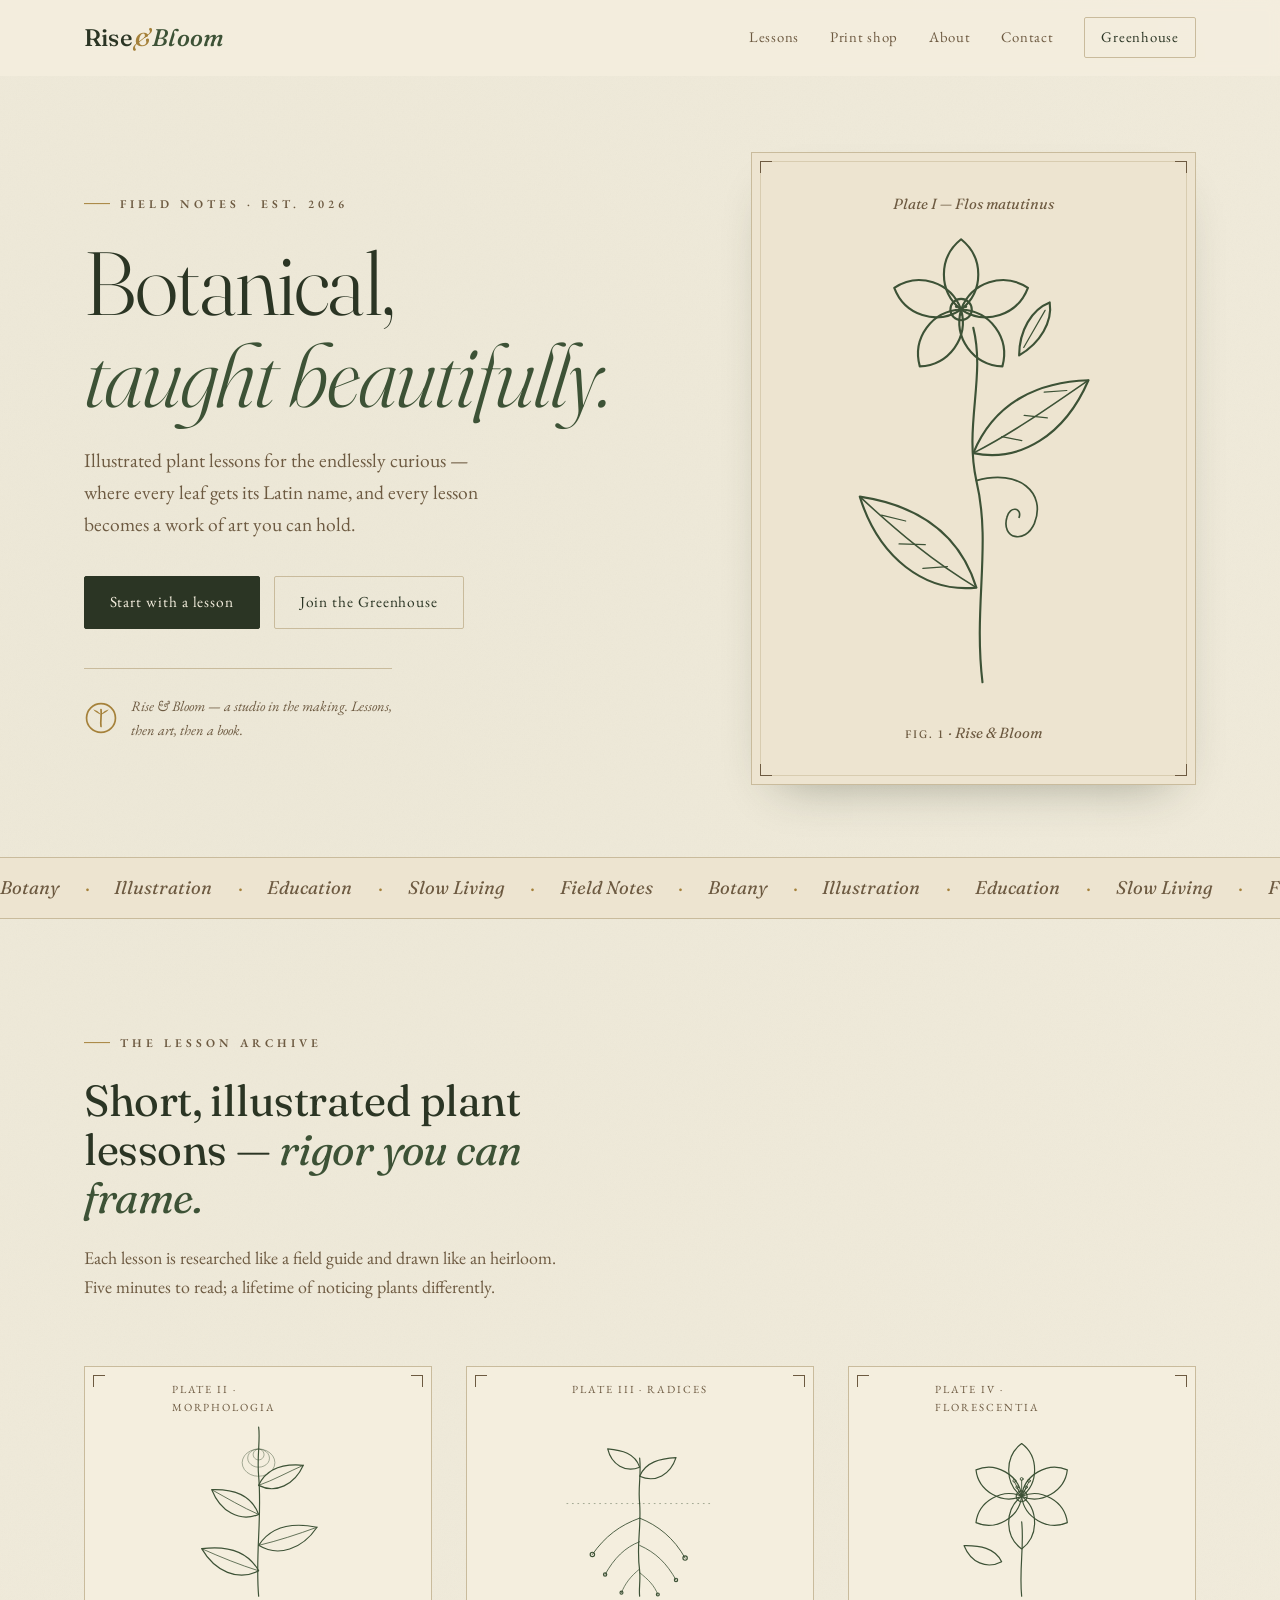
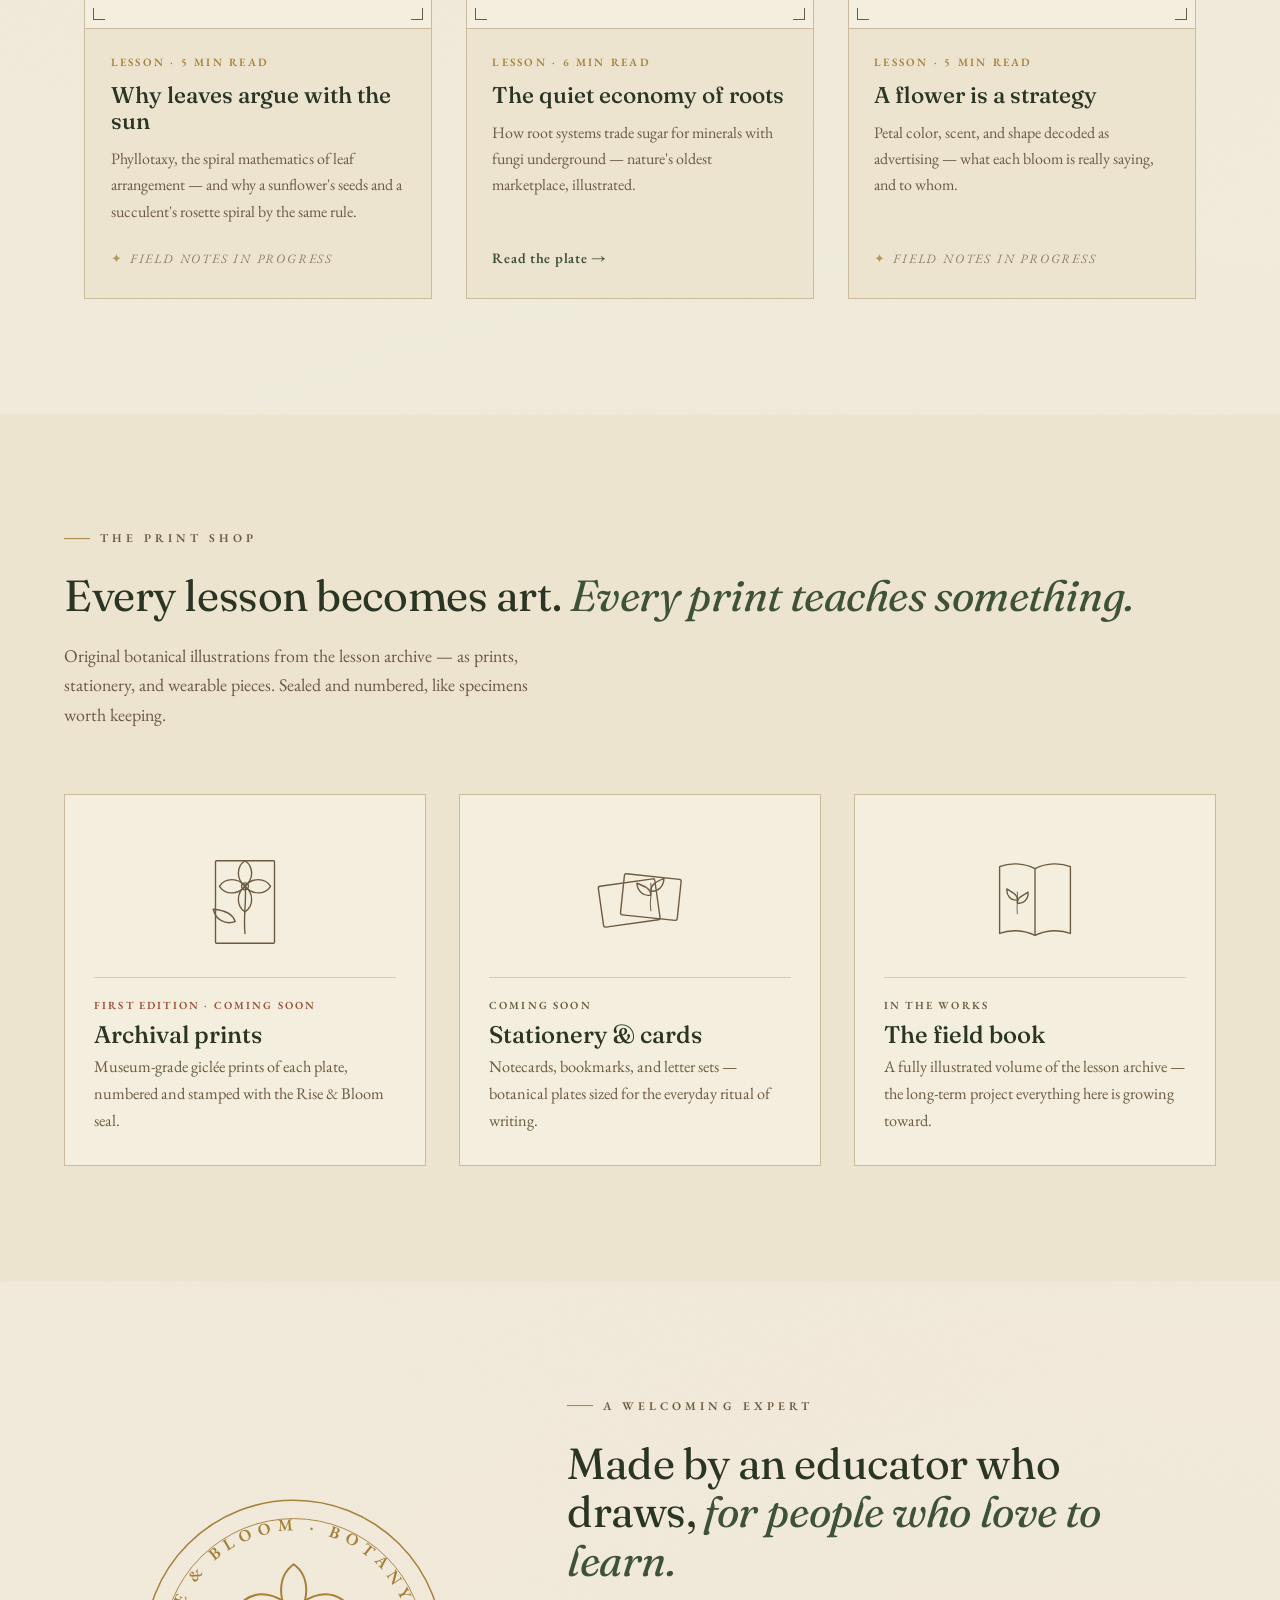
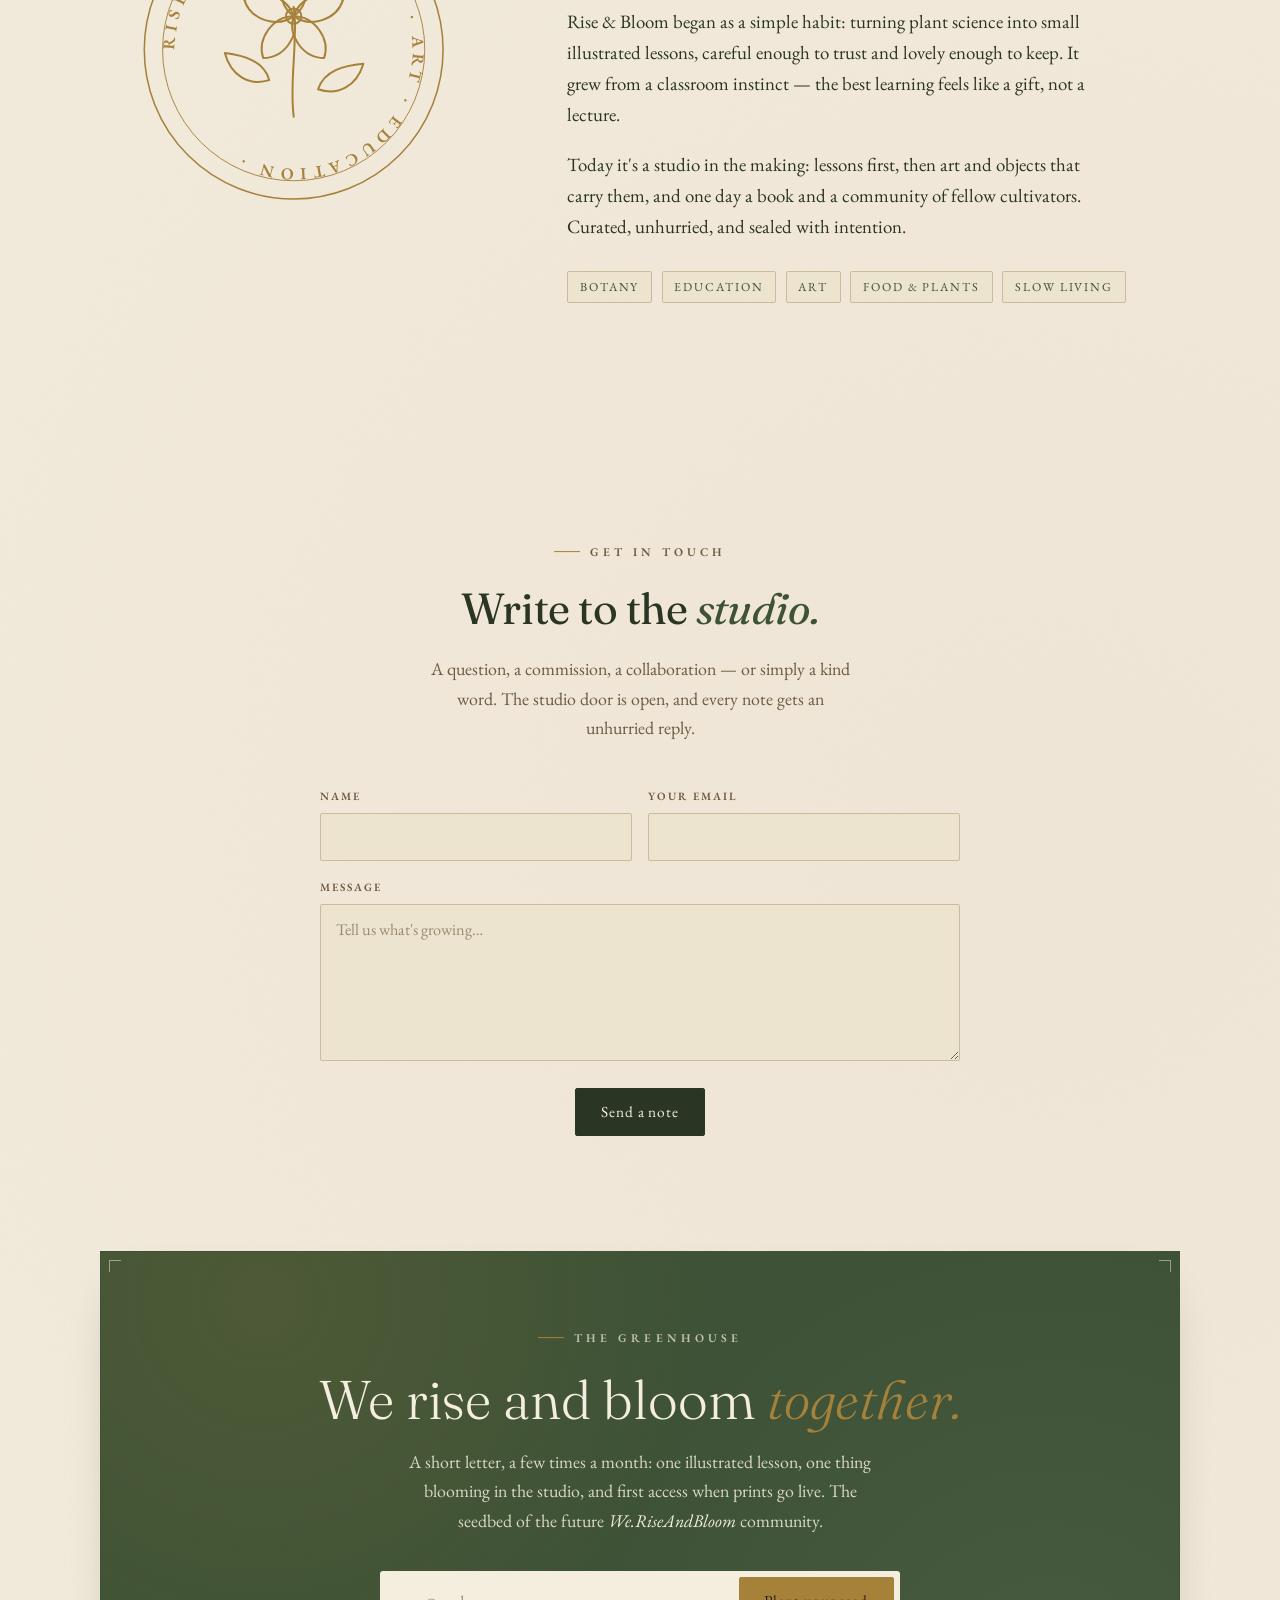
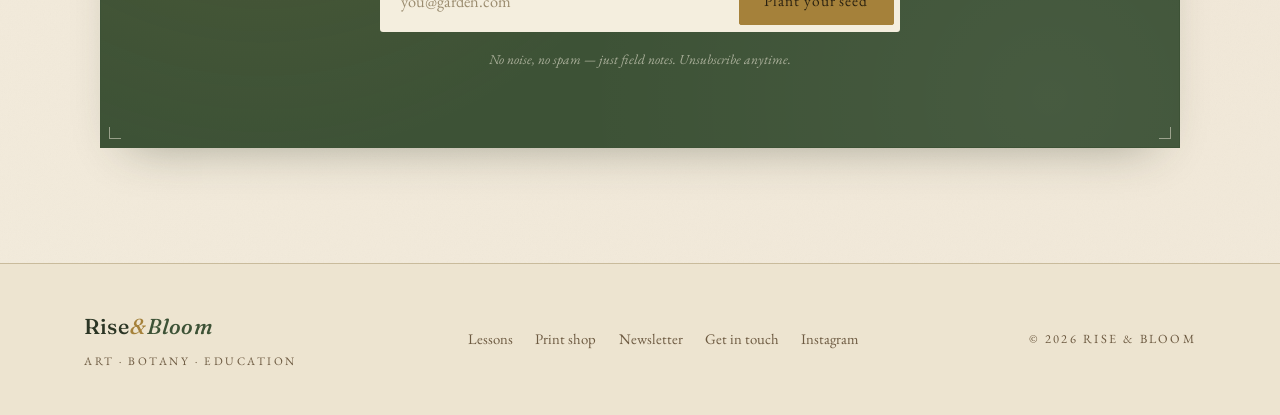
<file: index.html>
<!DOCTYPE html>
<html lang="en">
<head>
  <meta charset="UTF-8" />
  <meta name="viewport" content="width=device-width, initial-scale=1.0" />
  <title>Rise &amp; Bloom — Botanical, taught beautifully.</title>
  <meta name="description" content="Illustrated plant lessons for the endlessly curious — where every leaf gets its Latin name, and every lesson becomes a work of art you can hold." />

  <link rel="preconnect" href="https://fonts.googleapis.com" />
  <link rel="preconnect" href="https://fonts.gstatic.com" crossorigin />
  <link href="https://fonts.googleapis.com/css2?family=Fraunces:ital,opsz,wght@0,9..144,300..600;1,9..144,300..500&family=EB+Garamond:ital,wght@0,400..600;1,400..500&family=Cormorant+Garamond:wght@400;500;600&display=swap" rel="stylesheet" />

  <link rel="stylesheet" href="css/styles.css" />
  <link rel="icon" href="data:image/svg+xml,%3Csvg xmlns='http://www.w3.org/2000/svg' viewBox='0 0 32 32'%3E%3Ctext y='26' font-size='26'%3E%F0%9F%8C%BF%3C/text%3E%3C/svg%3E" />
</head>
<body>

  <!-- ═══════════════════ NAVIGATION ═══════════════════ -->
  <header class="site-nav" id="siteNav">
    <div class="nav-inner">
      <a href="#top" class="wordmark" aria-label="Rise and Bloom, home">
        <span class="wordmark-rise">Rise</span><span class="wordmark-amp">&amp;</span><span class="wordmark-bloom">Bloom</span>
      </a>
      <nav class="nav-links" aria-label="Primary">
        <a href="#lessons">Lessons</a>
        <a href="#printshop">Print shop</a>
        <a href="#about">About</a>
        <a href="#contact">Contact</a>
        <a href="#greenhouse" class="nav-cta">Greenhouse</a>
      </nav>
      <button class="nav-toggle" id="navToggle" aria-label="Open menu" aria-expanded="false">
        <span></span><span></span><span></span>
      </button>
    </div>
  </header>

  <main id="top">

    <!-- ═══════════════════ HERO ═══════════════════ -->
    <section class="hero">
      <div class="hero-grid">
        <div class="hero-copy reveal">
          <p class="eyebrow">Field Notes · Est. 2026</p>
          <h1 class="hero-title">Botanical,<br /><em>taught beautifully.</em></h1>
          <p class="hero-lede">
            Illustrated plant lessons for the endlessly curious — where every leaf
            gets its Latin name, and every lesson becomes a work of art you can hold.
          </p>
          <div class="hero-actions">
            <a href="lessons/the-quiet-economy-of-roots.html" class="btn btn-primary">Start with a lesson</a>
            <a href="#greenhouse" class="btn btn-ghost">Join the Greenhouse</a>
          </div>
          <div class="hero-meta">
            <span class="seal-mini" aria-hidden="true">
              <svg viewBox="0 0 40 40"><use href="#seal-mark" /></svg>
            </span>
            <span>Rise &amp; Bloom — a studio in the making. Lessons, then art, then a book.</span>
          </div>
        </div>

        <figure class="hero-plate reveal">
          <div class="plate-frame">
            <span class="plate-corner tl"></span><span class="plate-corner tr"></span>
            <span class="plate-corner bl"></span><span class="plate-corner br"></span>
            <p class="plate-label plate-label-top">Plate I — <em>Flos matutinus</em></p>

            <!-- ── Botanical illustration: flowering morning-glory stem ── -->
            <svg class="botanical botanical--hero" viewBox="0 0 240 320" role="img" aria-label="Illustrated plate of a flowering morning-glory stem">
              <g class="ink" fill="none" stroke="currentColor" stroke-width="1.4" stroke-linecap="round" stroke-linejoin="round">
                <!-- main stem -->
                <path d="M126,300 C120,250 132,210 122,168 C114,132 128,100 120,68" />
                <!-- tendril -->
                <path d="M122,168 C150,160 168,176 160,196 C154,210 138,206 142,192 C144,184 152,186 150,192" stroke-width="1.1"/>
                <!-- lower leaf (left) -->
                <g transform="translate(122,238) rotate(-34)">
                  <path d="M0,0 C-30,-16 -42,-52 -30,-92 C-6,-70 12,-40 0,0 Z" />
                  <path d="M0,0 C-14,-30 -22,-58 -30,-92" stroke-width="1"/>
                  <path d="M-8,-22 -22,-30 M-12,-42 -26,-52 M-14,-62 -25,-74" stroke-width="0.8"/>
                </g>
                <!-- upper leaf (right) -->
                <g transform="translate(120,150) rotate(38)">
                  <path d="M0,0 C28,-14 40,-46 30,-84 C6,-64 -10,-36 0,0 Z" />
                  <path d="M0,0 C12,-26 20,-52 30,-84" stroke-width="1"/>
                  <path d="M8,-20 20,-26 M11,-40 24,-48 M12,-60 23,-70" stroke-width="0.8"/>
                </g>
                <!-- bud -->
                <g transform="translate(150,86) rotate(30)">
                  <path d="M0,0 C-8,-14 -8,-30 0,-40 C8,-30 8,-14 0,0 Z" />
                  <path d="M0,-6 0,-34" stroke-width="0.8"/>
                </g>
                <!-- open bloom (5-petal trumpet) at top -->
                <g transform="translate(112,56)">
                  <g class="bloom-petals">
                    <g transform="rotate(0 0 0)"><path d="M0,0 C-15,-12 -15,-34 0,-46 C15,-34 15,-12 0,0 Z" /></g>
                    <g transform="rotate(72 0 0)"><path d="M0,0 C-15,-12 -15,-34 0,-46 C15,-34 15,-12 0,0 Z" /></g>
                    <g transform="rotate(144 0 0)"><path d="M0,0 C-15,-12 -15,-34 0,-46 C15,-34 15,-12 0,0 Z" /></g>
                    <g transform="rotate(216 0 0)"><path d="M0,0 C-15,-12 -15,-34 0,-46 C15,-34 15,-12 0,0 Z" /></g>
                    <g transform="rotate(288 0 0)"><path d="M0,0 C-15,-12 -15,-34 0,-46 C15,-34 15,-12 0,0 Z" /></g>
                  </g>
                  <circle cx="0" cy="0" r="7" />
                  <circle cx="0" cy="0" r="1.4" fill="currentColor" stroke="none"/>
                  <circle cx="-3" cy="-2" r="1" fill="currentColor" stroke="none"/>
                  <circle cx="3" cy="-2" r="1" fill="currentColor" stroke="none"/>
                  <circle cx="0" cy="3" r="1" fill="currentColor" stroke="none"/>
                </g>
              </g>
            </svg>
            <p class="plate-label plate-label-bottom"><span class="fig">Fig. 1</span> · Rise &amp; Bloom</p>
          </div>
        </figure>
      </div>

      <div class="marquee" aria-hidden="true">
        <div class="marquee-track">
          <span>Botany</span><span class="dot">·</span><span>Illustration</span><span class="dot">·</span><span>Education</span><span class="dot">·</span><span>Slow Living</span><span class="dot">·</span><span>Field Notes</span><span class="dot">·</span>
          <span>Botany</span><span class="dot">·</span><span>Illustration</span><span class="dot">·</span><span>Education</span><span class="dot">·</span><span>Slow Living</span><span class="dot">·</span><span>Field Notes</span><span class="dot">·</span>
        </div>
      </div>
    </section>

    <!-- ═══════════════════ THE LESSON ARCHIVE ═══════════════════ -->
    <section class="section section--lessons" id="lessons">
      <div class="section-head reveal">
        <p class="eyebrow">The Lesson Archive</p>
        <h2 class="section-title">Short, illustrated plant lessons — <em>rigor you can frame.</em></h2>
        <p class="section-lede">
          Each lesson is researched like a field guide and drawn like an heirloom.
          Five minutes to read; a lifetime of noticing plants differently.
        </p>
      </div>

      <div class="lesson-grid">

        <!-- PLATE II -->
        <article class="lesson-card reveal">
          <div class="lesson-plate">
            <span class="plate-corner tl"></span><span class="plate-corner tr"></span>
            <span class="plate-corner bl"></span><span class="plate-corner br"></span>
            <span class="plate-tag">Plate II · Morphologia</span>
            <svg class="botanical" viewBox="0 0 200 220" role="img" aria-label="Leaves arranged in a spiral around a stem">
              <g fill="none" stroke="currentColor" stroke-width="1.3" stroke-linecap="round" stroke-linejoin="round">
                <path d="M100,206 C96,160 104,120 100,74 C98,52 102,34 100,20" />
                <!-- alternating spiral leaves -->
                <g transform="translate(100,178) rotate(-46)"><path d="M0,0 C-24,-8 -34,-34 -26,-62 C-6,-46 8,-26 0,0 Z"/><path d="M0,0 C-10,-20 -18,-40 -26,-62" stroke-width="0.8"/></g>
                <g transform="translate(100,150) rotate(50)"><path d="M0,0 C24,-8 34,-34 26,-62 C6,-46 -8,-26 0,0 Z"/><path d="M0,0 C10,-20 18,-40 26,-62" stroke-width="0.8"/></g>
                <g transform="translate(100,116) rotate(-40)"><path d="M0,0 C-22,-7 -30,-30 -22,-54 C-4,-40 8,-22 0,0 Z"/><path d="M0,0 C-9,-18 -15,-36 -22,-54" stroke-width="0.8"/></g>
                <g transform="translate(100,84) rotate(44)"><path d="M0,0 C20,-6 28,-28 20,-50 C4,-37 -7,-20 0,0 Z"/><path d="M0,0 C8,-16 13,-33 20,-50" stroke-width="0.8"/></g>
                <!-- spiral diagram -->
                <path d="M100,44 m0,0 a6,6 0 1 1 -0.1,0 M100,44 a12,10 0 1 1 -0.1,0 a18,15 0 1 1 -0.1,0" stroke-width="0.7" opacity="0.7"/>
              </g>
            </svg>
          </div>
          <div class="lesson-body">
            <p class="lesson-kicker">Lesson · 5 min read</p>
            <h3 class="lesson-title">Why leaves argue with the sun</h3>
            <p class="lesson-desc">Phyllotaxy, the spiral mathematics of leaf arrangement — and why a sunflower's seeds and a succulent's rosette spiral by the same rule.</p>
            <span class="lesson-soon">Field notes in progress</span>
          </div>
        </article>

        <!-- PLATE III -->
        <article class="lesson-card reveal">
          <div class="lesson-plate">
            <span class="plate-corner tl"></span><span class="plate-corner tr"></span>
            <span class="plate-corner bl"></span><span class="plate-corner br"></span>
            <span class="plate-tag">Plate III · Radices</span>
            <svg class="botanical" viewBox="0 0 200 220" role="img" aria-label="A plant with a branching root system and fungal nodules underground">
              <g fill="none" stroke="currentColor" stroke-width="1.3" stroke-linecap="round" stroke-linejoin="round">
                <!-- soil line -->
                <path d="M20,104 H180" stroke-width="0.7" stroke-dasharray="1 5" opacity="0.7"/>
                <!-- shoot -->
                <path d="M100,104 C98,86 102,72 100,54"/>
                <g transform="translate(100,74) rotate(42)"><path d="M0,0 C18,-6 24,-24 16,-42 C4,-30 -6,-16 0,0 Z"/></g>
                <g transform="translate(100,64) rotate(-40)"><path d="M0,0 C-16,-5 -22,-22 -14,-38 C-3,-27 6,-15 0,0 Z"/></g>
                <!-- taproot + laterals -->
                <path d="M100,104 C102,132 96,150 100,178 C101,190 99,198 100,206"/>
                <path d="M100,120 C78,128 62,140 48,160 M100,120 C120,128 138,142 150,164" stroke-width="1"/>
                <path d="M100,146 C84,152 72,164 62,182 M100,150 C118,158 130,170 140,188" stroke-width="0.9"/>
                <path d="M100,176 C90,184 84,192 80,202 M100,180 C110,188 116,194 120,204" stroke-width="0.8"/>
                <!-- mycorrhizal nodules -->
                <circle cx="48" cy="160" r="2.4"/><circle cx="150" cy="164" r="2.4"/>
                <circle cx="62" cy="182" r="1.8"/><circle cx="140" cy="188" r="1.8"/>
                <circle cx="80" cy="202" r="1.6"/><circle cx="120" cy="204" r="1.6"/>
              </g>
            </svg>
          </div>
          <div class="lesson-body">
            <p class="lesson-kicker">Lesson · 6 min read</p>
            <h3 class="lesson-title">The quiet economy of roots</h3>
            <p class="lesson-desc">How root systems trade sugar for minerals with fungi underground — nature's oldest marketplace, illustrated.</p>
            <a href="lessons/the-quiet-economy-of-roots.html" class="lesson-link">Read the plate <span aria-hidden="true">→</span></a>
          </div>
        </article>

        <!-- PLATE IV -->
        <article class="lesson-card reveal">
          <div class="lesson-plate">
            <span class="plate-corner tl"></span><span class="plate-corner tr"></span>
            <span class="plate-corner bl"></span><span class="plate-corner br"></span>
            <span class="plate-tag">Plate IV · Florescentia</span>
            <svg class="botanical" viewBox="0 0 200 220" role="img" aria-label="A single open flower showing petals and stamens">
              <g fill="none" stroke="currentColor" stroke-width="1.3" stroke-linecap="round" stroke-linejoin="round">
                <path d="M100,206 C97,176 103,150 100,124"/>
                <g transform="translate(78,168) rotate(-46)"><path d="M0,0 C-18,-6 -24,-24 -16,-42 C-4,-30 6,-16 0,0 Z"/></g>
                <!-- bloom -->
                <g transform="translate(100,96)">
                  <g>
                    <g transform="rotate(0 0 0)"><path d="M0,0 C-19,-14 -19,-44 0,-58 C19,-44 19,-14 0,0 Z"/></g>
                    <g transform="rotate(60 0 0)"><path d="M0,0 C-19,-14 -19,-44 0,-58 C19,-44 19,-14 0,0 Z"/></g>
                    <g transform="rotate(120 0 0)"><path d="M0,0 C-19,-14 -19,-44 0,-58 C19,-44 19,-14 0,0 Z"/></g>
                    <g transform="rotate(180 0 0)"><path d="M0,0 C-19,-14 -19,-44 0,-58 C19,-44 19,-14 0,0 Z"/></g>
                    <g transform="rotate(240 0 0)"><path d="M0,0 C-19,-14 -19,-44 0,-58 C19,-44 19,-14 0,0 Z"/></g>
                    <g transform="rotate(300 0 0)"><path d="M0,0 C-19,-14 -19,-44 0,-58 C19,-44 19,-14 0,0 Z"/></g>
                  </g>
                  <!-- stamens -->
                  <g stroke-width="1">
                    <path d="M0,0 -8,-16"/><circle cx="-8" cy="-17" r="1.6"/>
                    <path d="M0,0 0,-18"/><circle cx="0" cy="-19" r="1.6"/>
                    <path d="M0,0 8,-16"/><circle cx="8" cy="-17" r="1.6"/>
                    <path d="M0,0 -5,-9"/><circle cx="-5" cy="-10" r="1.4"/>
                    <path d="M0,0 5,-9"/><circle cx="5" cy="-10" r="1.4"/>
                  </g>
                  <circle cx="0" cy="0" r="6"/>
                </g>
              </g>
            </svg>
          </div>
          <div class="lesson-body">
            <p class="lesson-kicker">Lesson · 5 min read</p>
            <h3 class="lesson-title">A flower is a strategy</h3>
            <p class="lesson-desc">Petal color, scent, and shape decoded as advertising — what each bloom is really saying, and to whom.</p>
            <span class="lesson-soon">Field notes in progress</span>
          </div>
        </article>

      </div>
    </section>

    <!-- ═══════════════════ THE PRINT SHOP ═══════════════════ -->
    <section class="section section--shop" id="printshop">
      <div class="section-head reveal">
        <p class="eyebrow">The Print Shop</p>
        <h2 class="section-title">Every lesson becomes art. <em>Every print teaches something.</em></h2>
        <p class="section-lede">
          Original botanical illustrations from the lesson archive — as prints, stationery,
          and wearable pieces. Sealed and numbered, like specimens worth keeping.
        </p>
      </div>

      <div class="shop-grid">

        <article class="shop-card reveal">
          <div class="shop-art">
            <svg viewBox="0 0 120 120" aria-hidden="true"><g fill="none" stroke="currentColor" stroke-width="1.4" stroke-linecap="round" stroke-linejoin="round">
              <rect x="30" y="18" width="60" height="84" rx="1"/>
              <path d="M60,92 C58,74 62,58 60,42"/>
              <g transform="translate(60,44)"><g transform="rotate(0 0 0)"><path d="M0,0 C-9,-7 -9,-20 0,-26 C9,-20 9,-7 0,0 Z"/></g><g transform="rotate(90 0 0)"><path d="M0,0 C-9,-7 -9,-20 0,-26 C9,-20 9,-7 0,0 Z"/></g><g transform="rotate(180 0 0)"><path d="M0,0 C-9,-7 -9,-20 0,-26 C9,-20 9,-7 0,0 Z"/></g><g transform="rotate(270 0 0)"><path d="M0,0 C-9,-7 -9,-20 0,-26 C9,-20 9,-7 0,0 Z"/></g><circle cx="0" cy="0" r="3.5"/></g>
              <g transform="translate(50,80) rotate(-40)"><path d="M0,0 C-10,-4 -14,-14 -9,-24 C-2,-17 4,-9 0,0 Z"/></g>
            </g></svg>
          </div>
          <div class="shop-body">
            <p class="shop-status status-first">First Edition · Coming Soon</p>
            <h3 class="shop-title">Archival prints</h3>
            <p class="shop-desc">Museum-grade giclée prints of each plate, numbered and stamped with the Rise &amp; Bloom seal.</p>
          </div>
        </article>

        <article class="shop-card reveal">
          <div class="shop-art">
            <svg viewBox="0 0 120 120" aria-hidden="true"><g fill="none" stroke="currentColor" stroke-width="1.4" stroke-linecap="round" stroke-linejoin="round">
              <rect x="20" y="40" width="58" height="42" rx="2" transform="rotate(-8 49 61)"/>
              <rect x="42" y="34" width="58" height="42" rx="2" transform="rotate(6 71 55)"/>
              <g transform="translate(71,55)"><path d="M0,14 C-2,4 2,-4 0,-14" stroke-width="1"/><g transform="translate(0,-6) rotate(30)"><path d="M0,0 C7,-3 9,-11 5,-18 C1,-12 -4,-6 0,0 Z"/></g><g transform="translate(0,-2) rotate(-34)"><path d="M0,0 C-7,-3 -9,-11 -5,-18 C-1,-12 4,-6 0,0 Z"/></g></g>
            </g></svg>
          </div>
          <div class="shop-body">
            <p class="shop-status">Coming Soon</p>
            <h3 class="shop-title">Stationery &amp; cards</h3>
            <p class="shop-desc">Notecards, bookmarks, and letter sets — botanical plates sized for the everyday ritual of writing.</p>
          </div>
        </article>

        <article class="shop-card reveal">
          <div class="shop-art">
            <svg viewBox="0 0 120 120" aria-hidden="true"><g fill="none" stroke="currentColor" stroke-width="1.4" stroke-linecap="round" stroke-linejoin="round">
              <path d="M60,26 C48,20 34,20 24,24 V92 C34,88 48,88 60,94 C72,88 86,88 96,92 V24 C86,20 72,20 60,26 Z"/>
              <path d="M60,26 V94"/>
              <g transform="translate(42,62)"><path d="M0,10 C-1,2 1,-4 0,-12" stroke-width="0.9"/><g transform="translate(0,-4) rotate(-28)"><path d="M0,0 C-6,-2 -8,-9 -4,-15 C-1,-9 3,-5 0,0 Z"/></g><g transform="translate(0,-1) rotate(30)"><path d="M0,0 C6,-2 8,-9 4,-15 C1,-9 -3,-5 0,0 Z"/></g></g>
            </g></svg>
          </div>
          <div class="shop-body">
            <p class="shop-status">In the Works</p>
            <h3 class="shop-title">The field book</h3>
            <p class="shop-desc">A fully illustrated volume of the lesson archive — the long-term project everything here is growing toward.</p>
          </div>
        </article>

      </div>
    </section>

    <!-- ═══════════════════ ABOUT ═══════════════════ -->
    <section class="section section--about" id="about">
      <div class="about-grid">
        <div class="about-seal reveal" aria-hidden="true">
          <svg viewBox="0 0 220 220">
            <defs>
              <path id="sealCircle" d="M110,110 m-78,0 a78,78 0 1,1 156,0 a78,78 0 1,1 -156,0" />
            </defs>
            <circle cx="110" cy="110" r="98" fill="none" stroke="currentColor" stroke-width="1"/>
            <circle cx="110" cy="110" r="86" fill="none" stroke="currentColor" stroke-width="0.6"/>
            <text class="seal-text" font-size="11" letter-spacing="4" fill="currentColor">
              <textPath href="#sealCircle" startOffset="0">RISE &amp; BLOOM · BOTANY · ART · EDUCATION · </textPath>
            </text>
            <g transform="translate(110,110)" fill="none" stroke="currentColor" stroke-width="1.3" stroke-linecap="round" stroke-linejoin="round">
              <path d="M0,44 C-3,20 3,-4 0,-28"/>
              <g transform="translate(0,-22)"><g transform="rotate(0 0 0)"><path d="M0,0 C-11,-8 -11,-26 0,-34 C11,-26 11,-8 0,0 Z"/></g><g transform="rotate(72 0 0)"><path d="M0,0 C-11,-8 -11,-26 0,-34 C11,-26 11,-8 0,0 Z"/></g><g transform="rotate(144 0 0)"><path d="M0,0 C-11,-8 -11,-26 0,-34 C11,-26 11,-8 0,0 Z"/></g><g transform="rotate(216 0 0)"><path d="M0,0 C-11,-8 -11,-26 0,-34 C11,-26 11,-8 0,0 Z"/></g><g transform="rotate(288 0 0)"><path d="M0,0 C-11,-8 -11,-26 0,-34 C11,-26 11,-8 0,0 Z"/></g><circle cx="0" cy="0" r="5"/></g>
              <g transform="translate(-16,20) rotate(-38)"><path d="M0,0 C-13,-5 -18,-18 -12,-32 C-3,-23 5,-12 0,0 Z"/></g>
              <g transform="translate(16,26) rotate(40)"><path d="M0,0 C13,-5 18,-18 12,-32 C3,-23 -5,-12 0,0 Z"/></g>
            </g>
          </svg>
        </div>

        <div class="about-copy reveal">
          <p class="eyebrow">A Welcoming Expert</p>
          <h2 class="section-title">Made by an educator who draws, <em>for people who love to learn.</em></h2>
          <p class="about-text">
            Rise &amp; Bloom began as a simple habit: turning plant science into small
            illustrated lessons, careful enough to trust and lovely enough to keep. It grew
            from a classroom instinct — the best learning feels like a gift, not a lecture.
          </p>
          <p class="about-text">
            Today it's a studio in the making: lessons first, then art and objects that carry
            them, and one day a book and a community of fellow cultivators. Curated, unhurried,
            and sealed with intention.
          </p>
          <ul class="tag-list">
            <li>Botany</li>
            <li>Education</li>
            <li>Art</li>
            <li>Food &amp; Plants</li>
            <li>Slow Living</li>
          </ul>
        </div>
      </div>
    </section>

    <!-- ═══════════════════ GET IN TOUCH ═══════════════════ -->
    <section class="section section--contact" id="contact">
      <div class="contact-inner reveal">
        <p class="eyebrow">Get in Touch</p>
        <h2 class="section-title">Write to the <em>studio.</em></h2>
        <p class="section-lede">
          A question, a commission, a collaboration — or simply a kind word. The studio
          door is open, and every note gets an unhurried reply.
        </p>

        <!--
          Delivery: this form POSTs to a Formspree endpoint that forwards each message to
          the studio inbox. The destination email lives in the Formspree dashboard — never
          in this page's code. To activate: create a free form at https://formspree.io,
          point it at the studio inbox, and replace REPLACE_WITH_FORM_ID below with the ID.
        -->
        <form class="contact-form" id="contactForm" action="https://formspree.io/f/REPLACE_WITH_FORM_ID" method="POST" novalidate>
          <div class="contact-row">
            <div class="contact-field">
              <label for="cf-name">Name</label>
              <input type="text" id="cf-name" name="name" autocomplete="name" required />
            </div>
            <div class="contact-field">
              <label for="cf-email">Your email</label>
              <input type="email" id="cf-email" name="email" autocomplete="email" required />
            </div>
          </div>
          <div class="contact-field">
            <label for="cf-message">Message</label>
            <textarea id="cf-message" name="message" rows="5" placeholder="Tell us what's growing…" required></textarea>
          </div>
          <input type="hidden" name="_subject" value="New note from the Rise &amp; Bloom site" />
          <!-- honeypot: bots fill this; humans never see it -->
          <input type="text" name="_gotcha" tabindex="-1" autocomplete="off" aria-hidden="true" style="position:absolute;left:-9999px;opacity:0" />
          <div class="contact-actions">
            <button type="submit" class="btn btn-primary">Send a note</button>
          </div>
          <p class="contact-status" id="contactStatus" role="status" aria-live="polite" hidden></p>
        </form>
      </div>
    </section>

    <!-- ═══════════════════ THE GREENHOUSE ═══════════════════ -->
    <section class="section section--greenhouse" id="greenhouse">
      <div class="greenhouse-panel reveal">
        <span class="plate-corner tl"></span><span class="plate-corner tr"></span>
        <span class="plate-corner bl"></span><span class="plate-corner br"></span>
        <p class="eyebrow eyebrow--light">The Greenhouse</p>
        <h2 class="greenhouse-title">We rise and bloom <em>together.</em></h2>
        <p class="greenhouse-lede">
          A short letter, a few times a month: one illustrated lesson, one thing blooming in
          the studio, and first access when prints go live. The seedbed of the future
          <span class="nowrap">We.RiseAndBloom</span> community.
        </p>

        <form class="signup" id="signupForm" novalidate>
          <div class="signup-row">
            <label class="visually-hidden" for="email">Email address</label>
            <input type="email" id="email" name="email" placeholder="you@garden.com" autocomplete="email" required />
            <button type="submit" class="btn btn-seed">Plant your seed</button>
          </div>
          <p class="signup-note">No noise, no spam — just field notes. Unsubscribe anytime.</p>
          <p class="signup-success" id="signupSuccess" role="status" hidden>
            🌱 Planted. Watch your inbox for the first field note.
          </p>
        </form>
      </div>
    </section>

  </main>

  <!-- ═══════════════════ FOOTER ═══════════════════ -->
  <footer class="site-footer">
    <div class="footer-inner">
      <div class="footer-brand">
        <a href="#top" class="wordmark wordmark--footer">
          <span class="wordmark-rise">Rise</span><span class="wordmark-amp">&amp;</span><span class="wordmark-bloom">Bloom</span>
        </a>
        <p class="footer-tagline">Art · Botany · Education</p>
      </div>
      <nav class="footer-links" aria-label="Footer">
        <a href="#lessons">Lessons</a>
        <a href="#printshop">Print shop</a>
        <a href="#greenhouse">Newsletter</a>
        <a href="#contact">Get in touch</a>
        <a href="https://www.instagram.com/riseandbloom.jc" target="_blank" rel="noopener noreferrer">Instagram</a>
      </nav>
      <p class="footer-copy">© 2026 Rise &amp; Bloom</p>
    </div>
  </footer>

  <!-- Shared seal mark used inline -->
  <svg width="0" height="0" style="position:absolute" aria-hidden="true">
    <defs>
      <g id="seal-mark" fill="none" stroke="currentColor" stroke-width="2" stroke-linecap="round" stroke-linejoin="round">
        <circle cx="20" cy="20" r="17"/>
        <path d="M20,30 C19,23 21,16 20,10"/>
        <path d="M20,16 C14,14 11,10 11,10 C11,10 16,11 20,16 Z" fill="currentColor" stroke="none"/>
        <path d="M20,16 C26,14 29,10 29,10 C29,10 24,11 20,16 Z" fill="currentColor" stroke="none"/>
      </g>
    </defs>
  </svg>

  <script src="js/main.js"></script>
</body>
</html>
</file>
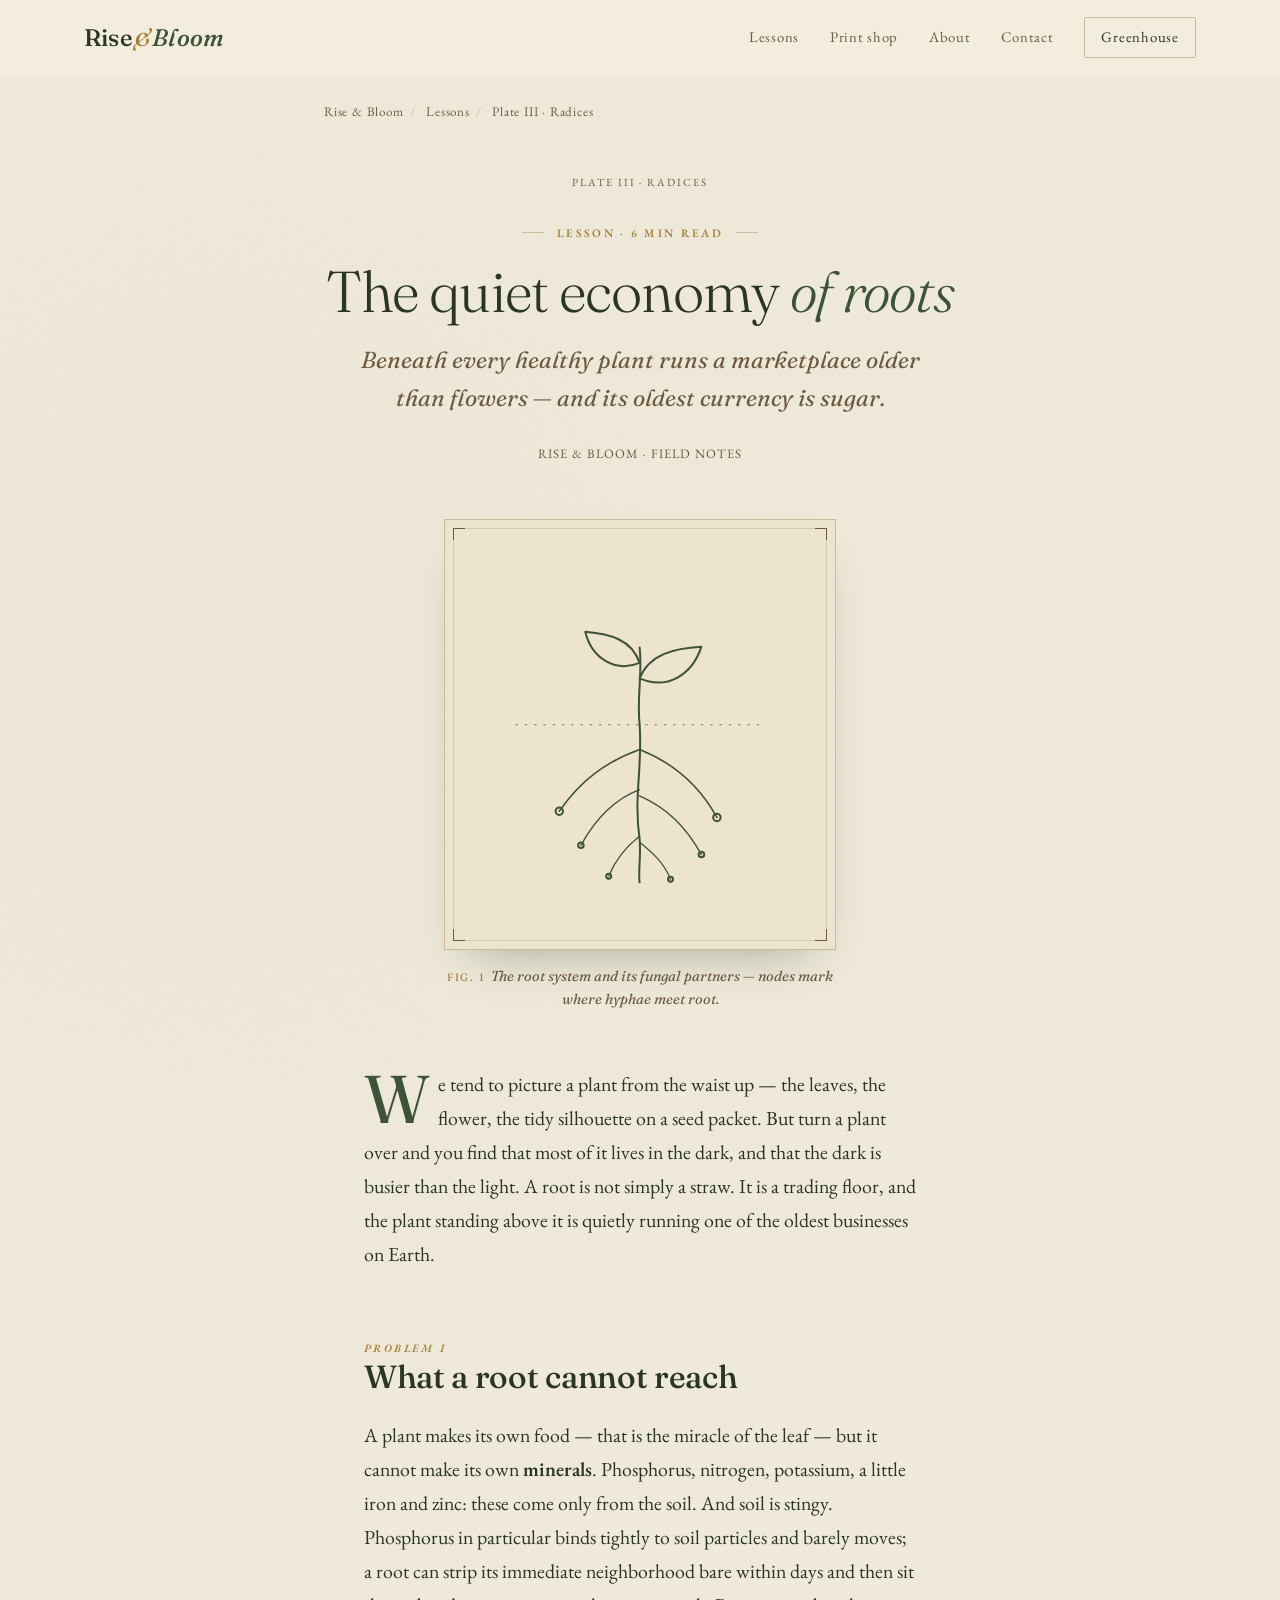
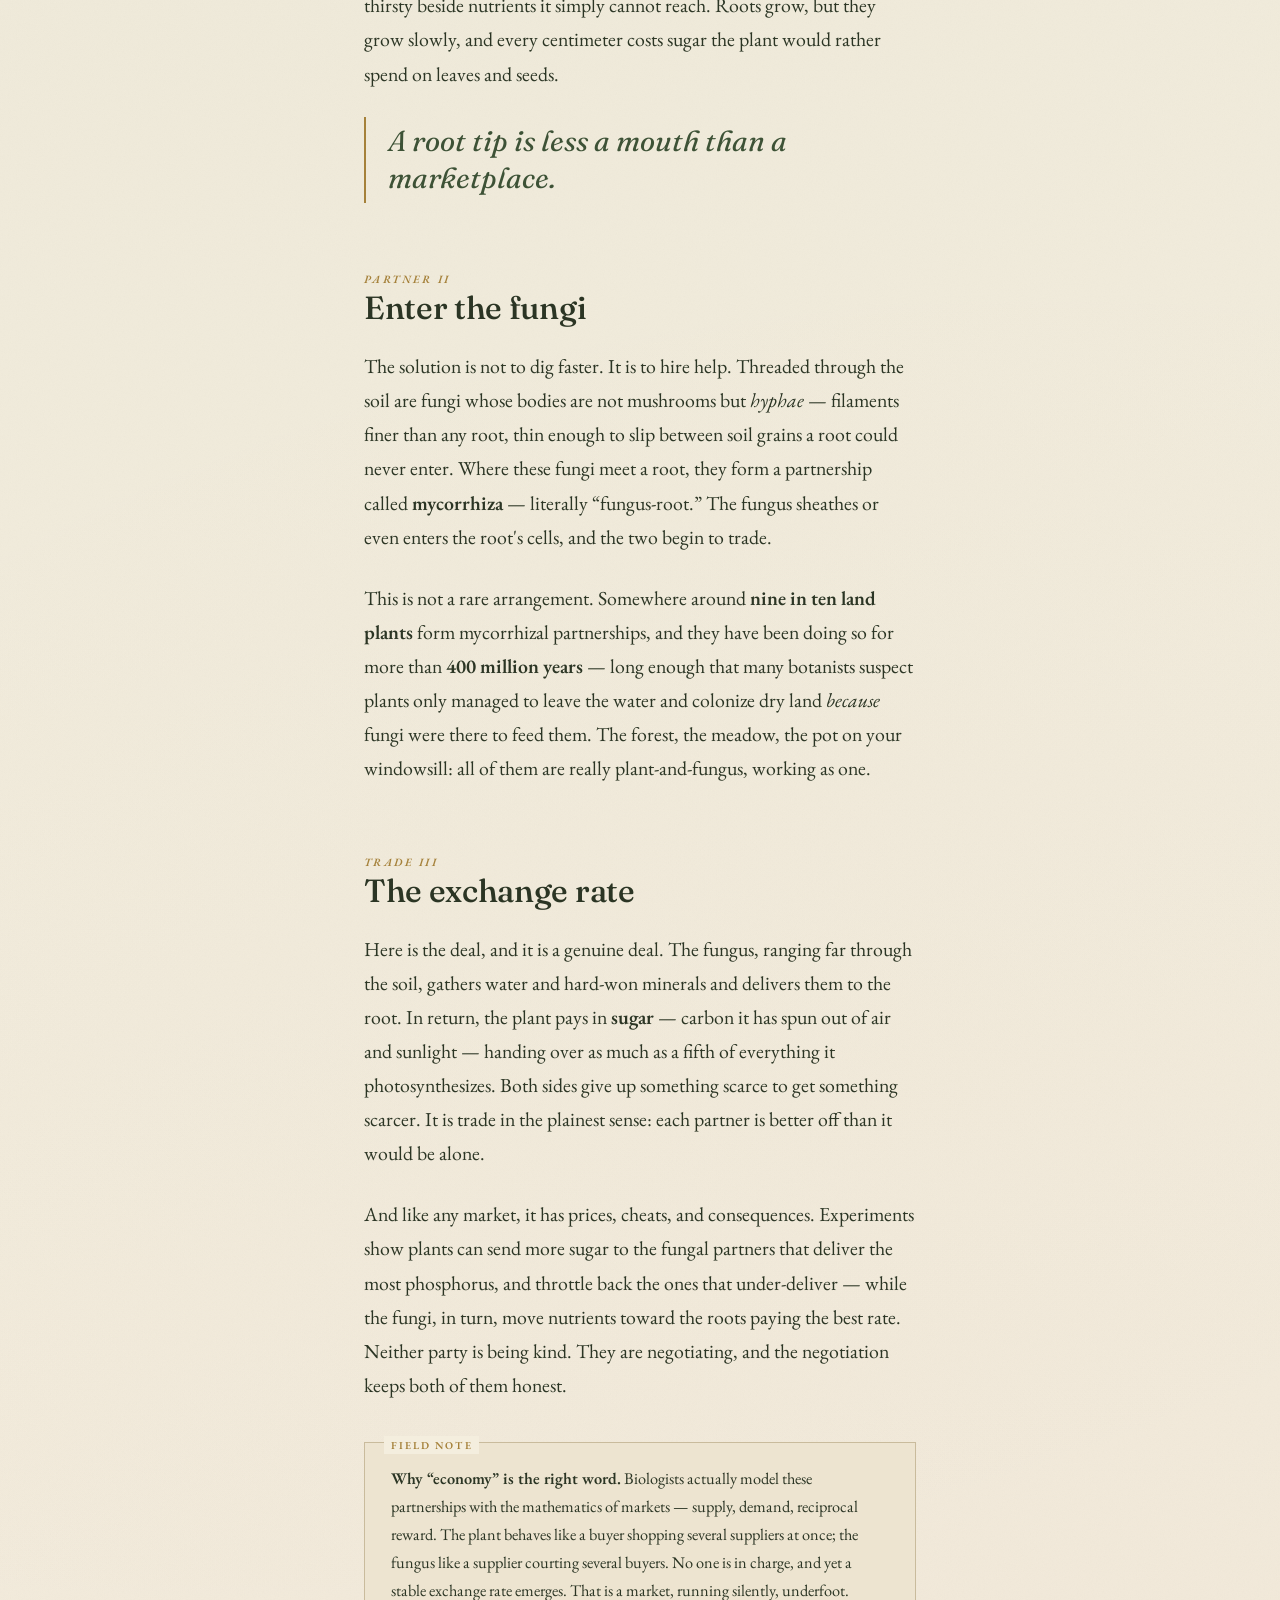
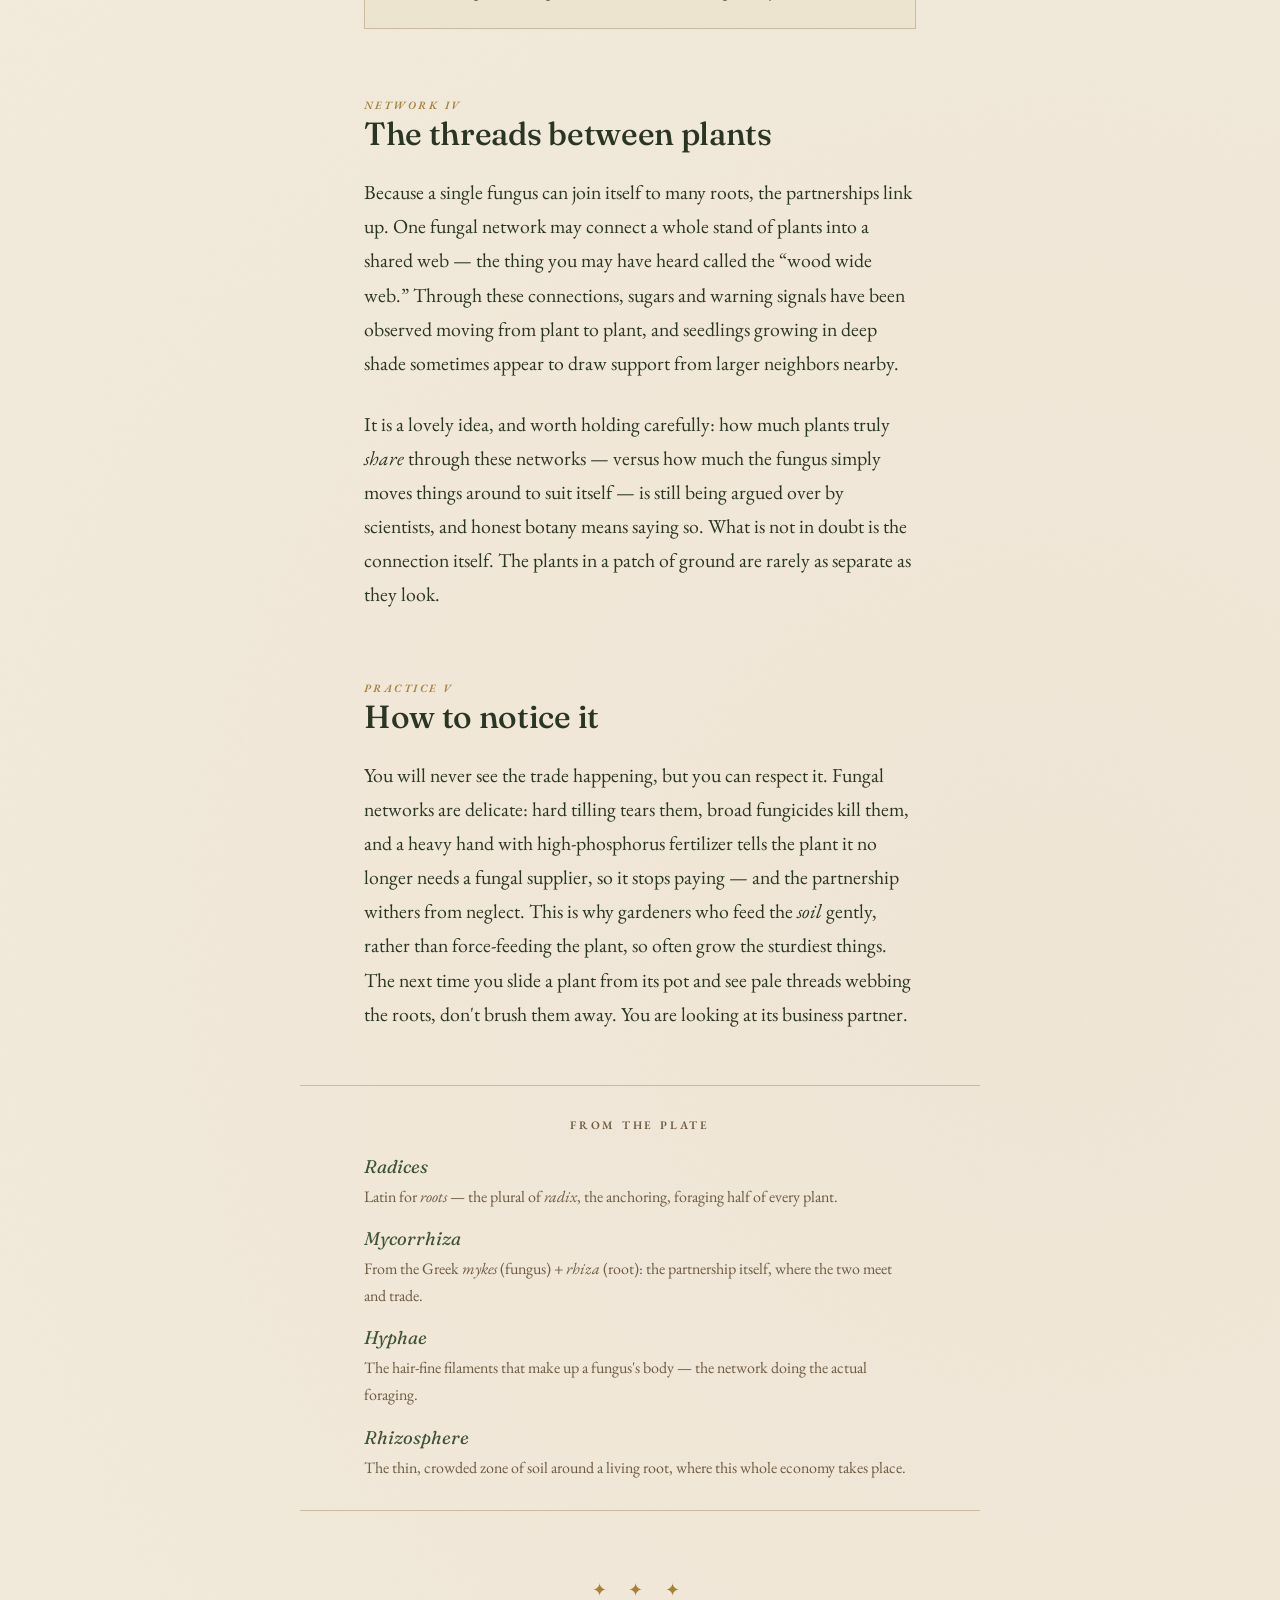
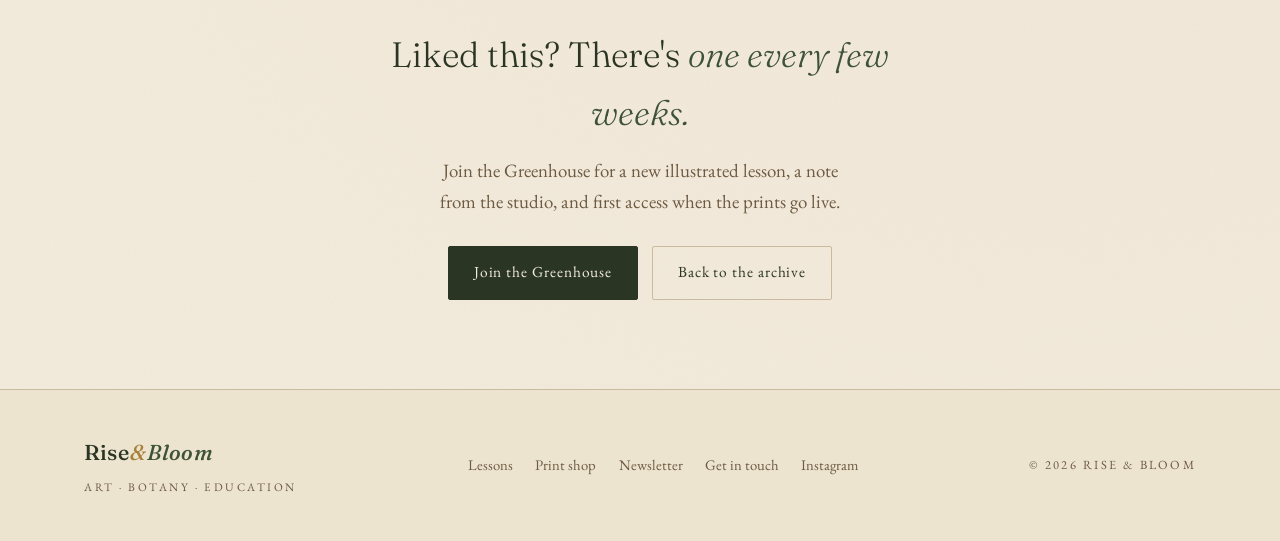
<file: lessons/the-quiet-economy-of-roots.html>
<!DOCTYPE html>
<html lang="en">
<head>
  <meta charset="UTF-8" />
  <meta name="viewport" content="width=device-width, initial-scale=1.0" />
  <title>The quiet economy of roots — Rise &amp; Bloom</title>
  <meta name="description" content="How root systems trade sugar for minerals with fungi underground — nature's oldest marketplace, illustrated. A Rise & Bloom botany lesson." />

  <link rel="preconnect" href="https://fonts.googleapis.com" />
  <link rel="preconnect" href="https://fonts.gstatic.com" crossorigin />
  <link href="https://fonts.googleapis.com/css2?family=Fraunces:ital,opsz,wght@0,9..144,300..600;1,9..144,300..500&family=EB+Garamond:ital,wght@0,400..600;1,400..500&family=Cormorant+Garamond:wght@400;500;600&display=swap" rel="stylesheet" />

  <link rel="stylesheet" href="../css/styles.css" />
  <link rel="stylesheet" href="../css/lesson.css" />
  <link rel="icon" href="data:image/svg+xml,%3Csvg xmlns='http://www.w3.org/2000/svg' viewBox='0 0 32 32'%3E%3Ctext y='26' font-size='26'%3E%F0%9F%8C%BF%3C/text%3E%3C/svg%3E" />
</head>
<body>

  <!-- ═══════════════════ NAVIGATION ═══════════════════ -->
  <header class="site-nav" id="siteNav">
    <div class="nav-inner">
      <a href="../index.html" class="wordmark" aria-label="Rise and Bloom, home">
        <span class="wordmark-rise">Rise</span><span class="wordmark-amp">&amp;</span><span class="wordmark-bloom">Bloom</span>
      </a>
      <nav class="nav-links" aria-label="Primary">
        <a href="../index.html#lessons">Lessons</a>
        <a href="../index.html#printshop">Print shop</a>
        <a href="../index.html#about">About</a>
        <a href="../index.html#contact">Contact</a>
        <a href="../index.html#greenhouse" class="nav-cta">Greenhouse</a>
      </nav>
      <button class="nav-toggle" id="navToggle" aria-label="Open menu" aria-expanded="false">
        <span></span><span></span><span></span>
      </button>
    </div>
  </header>

  <main class="lesson-main">

    <p class="breadcrumb">
      <a href="../index.html">Rise &amp; Bloom</a><span class="sep">/</span>
      <a href="../index.html#lessons">Lessons</a><span class="sep">/</span>
      <span>Plate III · Radices</span>
    </p>

    <!-- ═══════════════════ ARTICLE HEADER ═══════════════════ -->
    <header class="lesson-header reveal">
      <span class="plate-tag">Plate III · Radices</span>
      <p class="lesson-kicker-row"><span class="rule"></span>Lesson · 6 min read<span class="rule"></span></p>
      <h1 class="lesson-h1">The quiet economy <em>of roots</em></h1>
      <p class="lesson-standfirst">Beneath every healthy plant runs a marketplace older than flowers — and its oldest currency is sugar.</p>
      <p class="lesson-byline">Rise &amp; Bloom · Field Notes</p>
    </header>

    <!-- ═══════════════════ THE PLATE ═══════════════════ -->
    <figure class="lesson-figure reveal">
      <div class="plate-frame">
        <span class="plate-corner tl"></span><span class="plate-corner tr"></span>
        <span class="plate-corner bl"></span><span class="plate-corner br"></span>
        <svg class="botanical" viewBox="0 0 200 220" role="img" aria-label="A plant with a branching root system and mycorrhizal nodules underground">
          <g fill="none" stroke="currentColor" stroke-width="1.3" stroke-linecap="round" stroke-linejoin="round">
            <path d="M20,104 H180" stroke-width="0.7" stroke-dasharray="1 5" opacity="0.7"/>
            <path d="M100,104 C98,86 102,72 100,54"/>
            <g transform="translate(100,74) rotate(42)"><path d="M0,0 C18,-6 24,-24 16,-42 C4,-30 -6,-16 0,0 Z"/></g>
            <g transform="translate(100,64) rotate(-40)"><path d="M0,0 C-16,-5 -22,-22 -14,-38 C-3,-27 6,-15 0,0 Z"/></g>
            <path d="M100,104 C102,132 96,150 100,178 C101,190 99,198 100,206"/>
            <path d="M100,120 C78,128 62,140 48,160 M100,120 C120,128 138,142 150,164" stroke-width="1"/>
            <path d="M100,146 C84,152 72,164 62,182 M100,150 C118,158 130,170 140,188" stroke-width="0.9"/>
            <path d="M100,176 C90,184 84,192 80,202 M100,180 C110,188 116,194 120,204" stroke-width="0.8"/>
            <circle cx="48" cy="160" r="2.4"/><circle cx="150" cy="164" r="2.4"/>
            <circle cx="62" cy="182" r="1.8"/><circle cx="140" cy="188" r="1.8"/>
            <circle cx="80" cy="202" r="1.6"/><circle cx="120" cy="204" r="1.6"/>
          </g>
        </svg>
      </div>
      <figcaption><span class="fig-no">Fig. 1</span>The root system and its fungal partners — nodes mark where hyphae meet root.</figcaption>
    </figure>

    <!-- ═══════════════════ PROSE ═══════════════════ -->
    <article class="prose reveal">
      <p>
        We tend to picture a plant from the waist up — the leaves, the flower, the tidy silhouette on
        a seed packet. But turn a plant over and you find that most of it lives in the dark, and that the
        dark is busier than the light. A root is not simply a straw. It is a trading floor, and the plant
        standing above it is quietly running one of the oldest businesses on Earth.
      </p>

      <h2><span class="num">Problem I</span>What a root cannot reach</h2>
      <p>
        A plant makes its own food — that is the miracle of the leaf — but it cannot make its own
        <strong>minerals</strong>. Phosphorus, nitrogen, potassium, a little iron and zinc: these come only
        from the soil. And soil is stingy. Phosphorus in particular binds tightly to soil particles and
        barely moves; a root can strip its immediate neighborhood bare within days and then sit thirsty
        beside nutrients it simply cannot reach. Roots grow, but they grow slowly, and every centimeter
        costs sugar the plant would rather spend on leaves and seeds.
      </p>

      <p class="pullquote">A root tip is less a mouth than a marketplace.</p>

      <h2><span class="num">Partner II</span>Enter the fungi</h2>
      <p>
        The solution is not to dig faster. It is to hire help. Threaded through the soil are fungi whose
        bodies are not mushrooms but <em>hyphae</em> — filaments finer than any root, thin enough to slip
        between soil grains a root could never enter. Where these fungi meet a root, they form a
        partnership called <strong>mycorrhiza</strong> — literally &ldquo;fungus-root.&rdquo; The fungus sheathes or
        even enters the root's cells, and the two begin to trade.
      </p>
      <p>
        This is not a rare arrangement. Somewhere around <strong>nine in ten land plants</strong> form
        mycorrhizal partnerships, and they have been doing so for more than <strong>400 million years</strong> —
        long enough that many botanists suspect plants only managed to leave the water and colonize dry land
        <em>because</em> fungi were there to feed them. The forest, the meadow, the pot on your windowsill:
        all of them are really plant-and-fungus, working as one.
      </p>

      <h2><span class="num">Trade III</span>The exchange rate</h2>
      <p>
        Here is the deal, and it is a genuine deal. The fungus, ranging far through the soil, gathers water
        and hard-won minerals and delivers them to the root. In return, the plant pays in
        <strong>sugar</strong> — carbon it has spun out of air and sunlight — handing over as much as a fifth
        of everything it photosynthesizes. Both sides give up something scarce to get something scarcer. It
        is trade in the plainest sense: each partner is better off than it would be alone.
      </p>
      <p>
        And like any market, it has prices, cheats, and consequences. Experiments show plants can send more
        sugar to the fungal partners that deliver the most phosphorus, and throttle back the ones that
        under-deliver — while the fungi, in turn, move nutrients toward the roots paying the best rate.
        Neither party is being kind. They are negotiating, and the negotiation keeps both of them honest.
      </p>

      <div class="fieldnote">
        <p>
          <strong>Why &ldquo;economy&rdquo; is the right word.</strong> Biologists actually model these partnerships
          with the mathematics of markets — supply, demand, reciprocal reward. The plant behaves like a buyer
          shopping several suppliers at once; the fungus like a supplier courting several buyers. No one is in
          charge, and yet a stable exchange rate emerges. That is a market, running silently, underfoot.
        </p>
      </div>

      <h2><span class="num">Network IV</span>The threads between plants</h2>
      <p>
        Because a single fungus can join itself to many roots, the partnerships link up. One fungal network
        may connect a whole stand of plants into a shared web — the thing you may have heard called the
        &ldquo;wood wide web.&rdquo; Through these connections, sugars and warning signals have been observed
        moving from plant to plant, and seedlings growing in deep shade sometimes appear to draw support from
        larger neighbors nearby.
      </p>
      <p>
        It is a lovely idea, and worth holding carefully: how much plants truly <em>share</em> through these
        networks — versus how much the fungus simply moves things around to suit itself — is still being
        argued over by scientists, and honest botany means saying so. What is not in doubt is the
        connection itself. The plants in a patch of ground are rarely as separate as they look.
      </p>

      <h2><span class="num">Practice V</span>How to notice it</h2>
      <p>
        You will never see the trade happening, but you can respect it. Fungal networks are delicate: hard
        tilling tears them, broad fungicides kill them, and a heavy hand with high-phosphorus fertilizer tells
        the plant it no longer needs a fungal supplier, so it stops paying — and the partnership withers from
        neglect. This is why gardeners who feed the <em>soil</em> gently, rather than force-feeding the plant,
        so often grow the sturdiest things. The next time you slide a plant from its pot and see pale threads
        webbing the roots, don't brush them away. You are looking at its business partner.
      </p>
    </article>

    <!-- ═══════════════════ LATIN GLOSSARY ═══════════════════ -->
    <section class="glossary reveal" aria-label="Terms">
      <h3>From the plate</h3>
      <dl>
        <div><dt>Radices</dt><dd>Latin for <em>roots</em> — the plural of <em>radix</em>, the anchoring, foraging half of every plant.</dd></div>
        <div><dt>Mycorrhiza</dt><dd>From the Greek <em>mykes</em> (fungus) + <em>rhiza</em> (root): the partnership itself, where the two meet and trade.</dd></div>
        <div><dt>Hyphae</dt><dd>The hair-fine filaments that make up a fungus's body — the network doing the actual foraging.</dd></div>
        <div><dt>Rhizosphere</dt><dd>The thin, crowded zone of soil around a living root, where this whole economy takes place.</dd></div>
      </dl>
    </section>

    <!-- ═══════════════════ CTA ═══════════════════ -->
    <section class="lesson-cta reveal">
      <p class="rule-orn">✦ ✦ ✦</p>
      <h2>Liked this? There's <em>one every few weeks.</em></h2>
      <p>Join the Greenhouse for a new illustrated lesson, a note from the studio, and first access when the prints go live.</p>
      <div class="lesson-cta-actions">
        <a href="../index.html#greenhouse" class="btn btn-primary">Join the Greenhouse</a>
        <a href="../index.html#lessons" class="btn btn-ghost">Back to the archive</a>
      </div>
    </section>

  </main>

  <!-- ═══════════════════ FOOTER ═══════════════════ -->
  <footer class="site-footer">
    <div class="footer-inner">
      <div class="footer-brand">
        <a href="../index.html" class="wordmark wordmark--footer">
          <span class="wordmark-rise">Rise</span><span class="wordmark-amp">&amp;</span><span class="wordmark-bloom">Bloom</span>
        </a>
        <p class="footer-tagline">Art · Botany · Education</p>
      </div>
      <nav class="footer-links" aria-label="Footer">
        <a href="../index.html#lessons">Lessons</a>
        <a href="../index.html#printshop">Print shop</a>
        <a href="../index.html#greenhouse">Newsletter</a>
        <a href="../index.html#contact">Get in touch</a>
        <a href="https://www.instagram.com/riseandbloom.jc" target="_blank" rel="noopener noreferrer">Instagram</a>
      </nav>
      <p class="footer-copy">© 2026 Rise &amp; Bloom</p>
    </div>
  </footer>

  <script src="../js/main.js"></script>
</body>
</html>
</file>
<file: css/styles.css>
/* ═══════════════════════════════════════════════════════════
   RISE & BLOOM — Botany, taught beautifully.
   A vintage botanical field-guide aesthetic.
   ═══════════════════════════════════════════════════════════ */

/* ── Design tokens ── */
:root {
  --paper:        #f4eede;   /* warm parchment            */
  --paper-2:      #ede4d0;   /* deeper paper / cards      */
  --paper-3:      #e6dbc2;   /* pressed panels            */
  --ink:          #2b3524;   /* near-black herbarium ink  */
  --forest:       #3d5236;   /* deep botanical green      */
  --sage:         #77875f;   /* muted living green        */
  --sepia:        #6d5a41;   /* brown ink annotations     */
  --gold:         #a5813a;   /* wax-seal gold             */
  --rust:         #a24d36;   /* bloom accent              */
  --line:         #c9bb9c;   /* hairline rule             */
  --line-soft:    #d8ccb0;

  --font-display: "Fraunces", "Cormorant Garamond", Georgia, serif;
  --font-body:    "EB Garamond", Georgia, "Times New Roman", serif;

  --measure: 68ch;
  --page-x: clamp(1.25rem, 5vw, 5.5rem);
  --shadow-plate: 0 22px 48px -28px rgba(43, 53, 36, 0.45);
  --ease: cubic-bezier(0.22, 0.61, 0.36, 1);
}

/* ── Reset & base ── */
*, *::before, *::after { box-sizing: border-box; }
html { scroll-behavior: smooth; -webkit-text-size-adjust: 100%; }
@media (prefers-reduced-motion: reduce) {
  html { scroll-behavior: auto; }
  *, *::before, *::after { animation-duration: 0.01ms !important; transition-duration: 0.01ms !important; }
}

body {
  margin: 0;
  font-family: var(--font-body);
  font-size: clamp(1.02rem, 0.6vw + 0.9rem, 1.18rem);
  line-height: 1.65;
  color: var(--ink);
  background-color: var(--paper);
  /* subtle paper grain */
  background-image:
    radial-gradient(circle at 18% 12%, rgba(122,135,95,0.06), transparent 55%),
    radial-gradient(circle at 82% 78%, rgba(162,77,54,0.05), transparent 55%),
    url("data:image/svg+xml,%3Csvg xmlns='http://www.w3.org/2000/svg' width='140' height='140'%3E%3Cfilter id='n'%3E%3CfeTurbulence type='fractalNoise' baseFrequency='0.85' numOctaves='2' stitchTiles='stitch'/%3E%3CfeColorMatrix type='saturate' values='0'/%3E%3C/filter%3E%3Crect width='140' height='140' filter='url(%23n)' opacity='0.035'/%3E%3C/svg%3E");
  text-rendering: optimizeLegibility;
  -webkit-font-smoothing: antialiased;
  overflow-x: hidden;
}

img, svg { display: block; max-width: 100%; }
a { color: inherit; text-decoration: none; }

.visually-hidden {
  position: absolute; width: 1px; height: 1px; padding: 0; margin: -1px;
  overflow: hidden; clip: rect(0,0,0,0); white-space: nowrap; border: 0;
}
.nowrap { white-space: nowrap; }

/* ── Shared type elements ── */
.eyebrow {
  font-family: var(--font-body);
  font-size: 0.74rem;
  letter-spacing: 0.34em;
  text-transform: uppercase;
  font-weight: 600;
  color: var(--sepia);
  margin: 0 0 1.4rem;
}
.eyebrow::before {
  content: ""; display: inline-block; width: 26px; height: 1px;
  background: var(--gold); vertical-align: middle; margin-right: 0.85em;
  transform: translateY(-0.16em);
}
.eyebrow--light { color: rgba(244, 238, 222, 0.72); }
.eyebrow--light::before { background: var(--gold); }

.section-title {
  font-family: var(--font-display);
  font-weight: 400;
  font-size: clamp(1.9rem, 3.4vw, 3rem);
  line-height: 1.12;
  letter-spacing: -0.01em;
  margin: 0 0 1.3rem;
}
.section-title em { font-style: italic; color: var(--forest); }

.section-lede {
  max-width: 54ch;
  color: var(--sepia);
  font-size: 1.12rem;
  margin: 0;
}

/* ── Buttons ── */
.btn {
  display: inline-flex; align-items: center; justify-content: center;
  gap: 0.5em;
  font-family: var(--font-body);
  font-size: 0.96rem;
  letter-spacing: 0.06em;
  padding: 0.85em 1.6em;
  border-radius: 2px;
  border: 1px solid var(--ink);
  cursor: pointer;
  transition: transform 0.3s var(--ease), background-color 0.3s var(--ease), color 0.3s var(--ease), box-shadow 0.3s var(--ease);
}
.btn-primary { background: var(--ink); color: var(--paper); }
.btn-primary:hover { background: var(--forest); border-color: var(--forest); transform: translateY(-2px); box-shadow: 0 12px 22px -14px rgba(43,53,36,0.7); }
.btn-ghost { background: transparent; color: var(--ink); border-color: var(--line); }
.btn-ghost:hover { border-color: var(--ink); transform: translateY(-2px); }
.btn-seed { background: var(--gold); color: #2a2110; border-color: var(--gold); white-space: nowrap; }
.btn-seed:hover { background: #b8923f; border-color: #b8923f; transform: translateY(-2px); }

/* ═══════════════════ NAVIGATION ═══════════════════ */
.site-nav {
  position: sticky; top: 0; z-index: 50;
  backdrop-filter: blur(6px);
  background: rgba(244, 238, 222, 0.82);
  border-bottom: 1px solid transparent;
  transition: border-color 0.4s var(--ease), background-color 0.4s var(--ease), box-shadow 0.4s var(--ease);
}
.site-nav.is-scrolled {
  border-bottom-color: var(--line);
  box-shadow: 0 8px 20px -22px rgba(43,53,36,0.6);
}
.nav-inner {
  max-width: 1240px; margin: 0 auto;
  padding: 1.05rem var(--page-x);
  display: flex; align-items: center; justify-content: space-between;
}
.wordmark {
  font-family: var(--font-display);
  font-size: 1.5rem; font-weight: 500; letter-spacing: 0.01em;
  display: inline-flex; align-items: baseline;
}
.wordmark-rise { color: var(--ink); }
.wordmark-amp  { color: var(--gold); margin: 0 0.06em; font-style: italic; }
.wordmark-bloom { color: var(--forest); font-style: italic; }

.nav-links { display: flex; align-items: center; gap: clamp(1.2rem, 2.4vw, 2.4rem); }
.nav-links a {
  font-size: 0.92rem; letter-spacing: 0.05em; color: var(--sepia);
  position: relative; padding: 0.2em 0;
  transition: color 0.25s var(--ease);
}
.nav-links a::after {
  content: ""; position: absolute; left: 0; bottom: -2px; height: 1px; width: 0;
  background: var(--gold); transition: width 0.3s var(--ease);
}
.nav-links a:hover { color: var(--ink); }
.nav-links a:hover::after { width: 100%; }
.nav-links a.nav-cta {
  border: 1px solid var(--line); border-radius: 2px; padding: 0.5em 1.1em; color: var(--ink);
}
.nav-links a.nav-cta::after { display: none; }
.nav-links a.nav-cta:hover { border-color: var(--forest); background: var(--forest); color: var(--paper); }

.nav-toggle {
  display: none; flex-direction: column; gap: 5px;
  background: none; border: 0; cursor: pointer; padding: 6px;
}
.nav-toggle span { width: 24px; height: 2px; background: var(--ink); transition: transform 0.3s var(--ease), opacity 0.3s var(--ease); }

/* ═══════════════════ HERO ═══════════════════ */
.hero { position: relative; padding: clamp(2.5rem, 6vw, 5rem) 0 0; }
.hero-grid {
  max-width: 1240px; margin: 0 auto;
  padding: 0 var(--page-x);
  display: grid; grid-template-columns: 1.15fr 0.85fr;
  gap: clamp(2rem, 5vw, 5rem); align-items: center;
}
.hero-title {
  font-family: var(--font-display);
  font-weight: 300;
  font-size: clamp(2.9rem, 7vw, 5.6rem);
  line-height: 1.02; letter-spacing: -0.02em;
  margin: 0 0 1.5rem;
}
.hero-title em { font-style: italic; color: var(--forest); }
.hero-lede {
  max-width: 46ch; font-size: 1.22rem; color: var(--sepia);
  margin: 0 0 2.2rem;
}
.hero-actions { display: flex; flex-wrap: wrap; gap: 0.9rem; margin-bottom: 2.4rem; }
.hero-meta {
  display: flex; align-items: center; gap: 0.8rem;
  padding-top: 1.6rem; border-top: 1px solid var(--line);
  font-size: 0.9rem; color: var(--sepia); font-style: italic;
  max-width: 44ch;
}
.seal-mini { color: var(--gold); flex-shrink: 0; }
.seal-mini svg { width: 34px; height: 34px; }

/* Plate frame (the illustrated-plate device) */
.plate-frame {
  position: relative;
  background: var(--paper-2);
  border: 1px solid var(--line);
  padding: clamp(1.4rem, 3vw, 2.4rem);
  box-shadow: var(--shadow-plate);
}
.plate-frame::after {
  content: ""; position: absolute; inset: 8px; border: 1px solid var(--line-soft); pointer-events: none;
}
.hero-plate { margin: 0; }
.plate-corner {
  position: absolute; width: 12px; height: 12px; border: 1px solid var(--sepia); z-index: 2;
}
.plate-corner.tl { top: 8px; left: 8px; border-right: 0; border-bottom: 0; }
.plate-corner.tr { top: 8px; right: 8px; border-left: 0; border-bottom: 0; }
.plate-corner.bl { bottom: 8px; left: 8px; border-right: 0; border-top: 0; }
.plate-corner.br { bottom: 8px; right: 8px; border-left: 0; border-top: 0; }

.plate-label {
  font-family: var(--font-display); font-style: italic;
  font-size: 0.92rem; color: var(--sepia); text-align: center; margin: 0;
  position: relative; z-index: 2;
}
.plate-label-top { margin-bottom: 0.5rem; }
.plate-label-bottom { margin-top: 0.5rem; }
.plate-label .fig, .plate-tag {
  font-style: normal; letter-spacing: 0.18em; text-transform: uppercase; font-size: 0.68rem;
}

.botanical { color: var(--forest); width: 100%; height: auto; }
.botanical--hero { max-height: 62vh; margin: 0.4rem auto; }

/* Marquee band */
.marquee {
  margin-top: clamp(2.5rem, 6vw, 4.5rem);
  border-top: 1px solid var(--line); border-bottom: 1px solid var(--line);
  padding: 0.9rem 0; overflow: hidden;
  background: var(--paper-2);
}
.marquee-track {
  display: inline-flex; align-items: center; gap: 1.6rem; white-space: nowrap;
  animation: marquee 34s linear infinite;
  font-family: var(--font-display); font-style: italic; font-size: 1.15rem; color: var(--sepia);
}
.marquee-track .dot { color: var(--gold); font-style: normal; }
@keyframes marquee { from { transform: translateX(0); } to { transform: translateX(-50%); } }
.marquee:hover .marquee-track { animation-play-state: paused; }

/* ═══════════════════ SECTIONS ═══════════════════ */
.section {
  max-width: 1240px; margin: 0 auto;
  padding: clamp(4rem, 9vw, 8rem) var(--page-x);
}
.section-head { max-width: 62ch; margin-bottom: clamp(2.4rem, 5vw, 4rem); }

/* ── Lesson archive ── */
.lesson-grid {
  display: grid; grid-template-columns: repeat(3, 1fr);
  gap: clamp(1.4rem, 2.6vw, 2.2rem);
}
.lesson-card {
  background: var(--paper-2);
  border: 1px solid var(--line);
  display: flex; flex-direction: column;
  transition: transform 0.45s var(--ease), box-shadow 0.45s var(--ease);
}
.lesson-card:hover { transform: translateY(-6px); box-shadow: var(--shadow-plate); }
.lesson-plate {
  position: relative;
  background: var(--paper);
  border-bottom: 1px solid var(--line);
  padding: 1.6rem 1.6rem 1.2rem;
}
.plate-tag {
  position: absolute; top: 0.9rem; left: 50%; transform: translateX(-50%);
  color: var(--sepia); z-index: 2;
}
.lesson-plate .botanical { color: var(--forest); max-height: 200px; margin: 1rem auto 0; }
.lesson-card:hover .lesson-plate .botanical { color: var(--rust); transition: color 0.5s var(--ease); }

.lesson-body { padding: 1.5rem 1.6rem 1.8rem; display: flex; flex-direction: column; gap: 0.55rem; flex: 1; }
.lesson-kicker {
  font-size: 0.7rem; letter-spacing: 0.2em; text-transform: uppercase;
  color: var(--gold); font-weight: 600; margin: 0;
}
.lesson-title {
  font-family: var(--font-display); font-weight: 500; font-size: 1.42rem; line-height: 1.15;
  margin: 0.1rem 0 0.2rem;
}
.lesson-desc { margin: 0; color: var(--sepia); font-size: 1rem; }
.lesson-link {
  margin-top: auto; padding-top: 0.9rem;
  font-size: 0.9rem; letter-spacing: 0.05em; color: var(--forest); font-weight: 600;
}
.lesson-link span { display: inline-block; transition: transform 0.3s var(--ease); }
.lesson-link:hover span { transform: translateX(5px); }
.lesson-soon {
  margin-top: auto; padding-top: 0.9rem;
  font-size: 0.8rem; letter-spacing: 0.14em; text-transform: uppercase;
  color: var(--sepia); font-style: italic; opacity: 0.75;
}
.lesson-soon::before {
  content: "✦"; font-style: normal; color: var(--gold); margin-right: 0.5em;
}

/* ── Print shop ── */
.section--shop { background: var(--paper-2); max-width: none; }
.section--shop > .section-head, .section--shop > .shop-grid {
  max-width: 1240px; margin-left: auto; margin-right: auto;
}
.shop-grid { display: grid; grid-template-columns: repeat(3, 1fr); gap: clamp(1.4rem, 2.6vw, 2.2rem); }
.shop-card {
  background: var(--paper);
  border: 1px solid var(--line);
  padding: 2rem 1.8rem 1.9rem;
  display: flex; flex-direction: column; gap: 1.2rem;
  transition: transform 0.45s var(--ease), box-shadow 0.45s var(--ease);
}
.shop-card:hover { transform: translateY(-6px); box-shadow: var(--shadow-plate); }
.shop-art {
  color: var(--sepia); display: flex; justify-content: center;
  padding: 1rem 0; border-bottom: 1px solid var(--line-soft);
}
.shop-art svg { width: 118px; height: 118px; }
.shop-card:hover .shop-art { color: var(--forest); transition: color 0.5s var(--ease); }
.shop-status {
  font-size: 0.68rem; letter-spacing: 0.2em; text-transform: uppercase;
  color: var(--sepia); font-weight: 600; margin: 0;
}
.shop-status.status-first { color: var(--rust); }
.shop-title { font-family: var(--font-display); font-weight: 500; font-size: 1.5rem; margin: 0; }
.shop-desc { margin: 0; color: var(--sepia); font-size: 1.02rem; }

/* ── About ── */
.about-grid {
  display: grid; grid-template-columns: 0.8fr 1.2fr; gap: clamp(2rem, 5vw, 5rem); align-items: center;
}
.about-seal { color: var(--gold); display: flex; justify-content: center; }
.about-seal svg { width: min(340px, 80%); height: auto; animation: sway 14s ease-in-out infinite; }
.seal-text { font-family: var(--font-body); font-weight: 600; }
@keyframes sway { 0%,100% { transform: rotate(-1.4deg); } 50% { transform: rotate(1.4deg); } }
.about-text { max-width: 58ch; margin: 0 0 1.15rem; }
.tag-list {
  list-style: none; padding: 0; margin: 1.8rem 0 0;
  display: flex; flex-wrap: wrap; gap: 0.6rem;
}
.tag-list li {
  font-size: 0.76rem; letter-spacing: 0.16em; text-transform: uppercase;
  border: 1px solid var(--line); border-radius: 2px;
  padding: 0.42em 0.95em; color: var(--forest); background: var(--paper-2);
}

/* ── Greenhouse / newsletter ── */
.section--greenhouse { max-width: none; padding-top: 0; }
.greenhouse-panel {
  position: relative;
  max-width: 1080px; margin: 0 auto;
  background: var(--forest);
  color: var(--paper);
  border: 1px solid var(--forest);
  padding: clamp(2.8rem, 6vw, 5rem) clamp(1.6rem, 5vw, 4.5rem);
  text-align: center;
  box-shadow: var(--shadow-plate);
  background-image:
    radial-gradient(circle at 15% 10%, rgba(165,129,58,0.16), transparent 45%),
    radial-gradient(circle at 88% 90%, rgba(255,255,255,0.05), transparent 45%);
  overflow: hidden;
}
.greenhouse-panel .plate-corner { border-color: rgba(244,238,222,0.5); }
.greenhouse-title {
  font-family: var(--font-display); font-weight: 300;
  font-size: clamp(2rem, 4.5vw, 3.4rem); line-height: 1.08; margin: 0 0 1.1rem;
}
.greenhouse-title em { font-style: italic; color: var(--gold); }
.greenhouse-lede { max-width: 52ch; margin: 0 auto 2.2rem; color: rgba(244,238,222,0.85); font-size: 1.12rem; }
.greenhouse-lede .nowrap { color: var(--paper); font-style: italic; }

.signup { max-width: 520px; margin: 0 auto; }
.signup-row {
  display: flex; gap: 0.6rem; background: var(--paper); border-radius: 3px; padding: 0.4rem;
}
.signup-row input {
  flex: 1; min-width: 0; border: 0; background: transparent;
  font-family: var(--font-body); font-size: 1.02rem; color: var(--ink);
  padding: 0.7em 0.9em;
}
.signup-row input::placeholder { color: #9a8b6e; }
.signup-row input:focus { outline: 2px solid var(--gold); outline-offset: 2px; border-radius: 2px; }
.signup-note { margin: 1rem 0 0; font-size: 0.85rem; color: rgba(244,238,222,0.6); font-style: italic; }
.signup-success { margin: 1rem 0 0; font-size: 1.02rem; color: var(--gold); font-family: var(--font-display); font-style: italic; }

/* ═══════════════════ GET IN TOUCH ═══════════════════ */
.section--contact { text-align: center; }
.contact-inner { max-width: 640px; margin: 0 auto; }
.section--contact .eyebrow { display: inline-block; }
.section--contact .section-lede {
  max-width: 48ch; margin: 0 auto; text-align: center;
}
.contact-form {
  margin-top: clamp(2rem, 4vw, 2.8rem); text-align: left;
}
.contact-row { display: flex; gap: 1rem; }
.contact-field { flex: 1; margin-bottom: 1.1rem; }
.contact-field label {
  display: block; margin-bottom: 0.45rem;
  font-size: 0.7rem; letter-spacing: 0.18em; text-transform: uppercase;
  color: var(--sepia); font-weight: 600;
}
.contact-field input,
.contact-field textarea {
  width: 100%; box-sizing: border-box;
  font-family: var(--font-body); font-size: 1.02rem; color: var(--ink);
  background: var(--paper-2); border: 1px solid var(--line); border-radius: 2px;
  padding: 0.75em 0.9em;
  transition: border-color 0.25s var(--ease), box-shadow 0.25s var(--ease);
}
.contact-field textarea { resize: vertical; min-height: 130px; line-height: 1.6; }
.contact-field input::placeholder,
.contact-field textarea::placeholder { color: #9a8b6e; }
.contact-field input:focus,
.contact-field textarea:focus {
  outline: none; border-color: var(--gold);
  box-shadow: 0 0 0 3px rgba(165, 129, 58, 0.16);
}
.contact-field input[aria-invalid="true"],
.contact-field textarea[aria-invalid="true"] { border-color: var(--rust); }
.contact-actions { text-align: center; margin-top: 0.6rem; }
.contact-status {
  margin: 1.1rem 0 0; text-align: center;
  font-family: var(--font-display); font-style: italic; font-size: 1.05rem;
}
.contact-status.is-success { color: var(--forest); }
.contact-status.is-error { color: var(--rust); font-style: normal; font-family: var(--font-body); font-size: 0.95rem; }

@media (max-width: 560px) {
  .contact-row { flex-direction: column; gap: 0; }
  .contact-actions .btn { width: 100%; }
}

/* ═══════════════════ FOOTER ═══════════════════ */
.site-footer { border-top: 1px solid var(--line); background: var(--paper-2); }
.footer-inner {
  max-width: 1240px; margin: 0 auto; padding: 2.8rem var(--page-x);
  display: flex; flex-wrap: wrap; align-items: center; justify-content: space-between; gap: 1.4rem;
}
.wordmark--footer { font-size: 1.35rem; }
.footer-tagline {
  margin: 0.4rem 0 0; font-size: 0.72rem; letter-spacing: 0.22em; text-transform: uppercase; color: var(--sepia);
}
.footer-links { display: flex; flex-wrap: wrap; gap: 1.4rem; }
.footer-links a { font-size: 0.92rem; color: var(--sepia); transition: color 0.25s var(--ease); }
.footer-links a:hover { color: var(--ink); }
.footer-copy { margin: 0; font-size: 0.78rem; letter-spacing: 0.18em; text-transform: uppercase; color: var(--sepia); }

/* ═══════════════════ SCROLL REVEAL ═══════════════════ */
.reveal { opacity: 0; transform: translateY(26px); transition: opacity 0.9s var(--ease), transform 0.9s var(--ease); }
.reveal.is-visible { opacity: 1; transform: none; }
.lesson-grid .reveal:nth-child(2), .shop-grid .reveal:nth-child(2) { transition-delay: 0.1s; }
.lesson-grid .reveal:nth-child(3), .shop-grid .reveal:nth-child(3) { transition-delay: 0.2s; }
@media (prefers-reduced-motion: reduce) {
  .reveal { opacity: 1; transform: none; }
}

/* ═══════════════════ RESPONSIVE ═══════════════════ */
@media (max-width: 900px) {
  .hero-grid { grid-template-columns: 1fr; }
  .hero-plate { max-width: 420px; margin: 0 auto; order: -1; }
  .botanical--hero { max-height: 46vh; }
  .about-grid { grid-template-columns: 1fr; }
  .about-seal { order: -1; }
  .about-seal svg { width: 220px; }
  .lesson-grid, .shop-grid { grid-template-columns: 1fr 1fr; }
}
@media (max-width: 720px) {
  .nav-links {
    position: fixed; inset: 0 0 auto; top: 100%;
    flex-direction: column; align-items: flex-start; gap: 0;
    background: var(--paper); border-bottom: 1px solid var(--line);
    padding: 0 var(--page-x);
    max-height: 0; overflow: hidden; transition: max-height 0.4s var(--ease), padding 0.4s var(--ease);
  }
  .nav-links.is-open { max-height: 60vh; padding: 1rem var(--page-x) 1.6rem; }
  .nav-links a { width: 100%; padding: 0.85rem 0; border-bottom: 1px solid var(--line-soft); }
  .nav-links a.nav-cta { border: 1px solid var(--line); margin-top: 0.8rem; text-align: center; }
  .nav-toggle { display: flex; }
  .nav-toggle.is-open span:nth-child(1) { transform: translateY(7px) rotate(45deg); }
  .nav-toggle.is-open span:nth-child(2) { opacity: 0; }
  .nav-toggle.is-open span:nth-child(3) { transform: translateY(-7px) rotate(-45deg); }
}
@media (max-width: 620px) {
  .lesson-grid, .shop-grid { grid-template-columns: 1fr; }
  .signup-row { flex-direction: column; }
  .btn-seed { width: 100%; }
  .hero-actions .btn { flex: 1; }
}
</file>
<file: css/lesson.css>
/* ═══════════════════════════════════════════════════════════
   Rise & Bloom — Lesson (article) styles
   Layered on top of styles.css tokens.
   ═══════════════════════════════════════════════════════════ */

.lesson-main { padding-bottom: clamp(3rem, 7vw, 6rem); }

/* Breadcrumb */
.breadcrumb {
  max-width: 760px; margin: 0 auto;
  padding: 1.6rem var(--page-x) 0;
  font-size: 0.82rem; letter-spacing: 0.06em; color: var(--sepia);
}
.breadcrumb a { color: var(--sepia); border-bottom: 1px solid transparent; transition: border-color 0.25s var(--ease); }
.breadcrumb a:hover { border-color: var(--gold); color: var(--ink); }
.breadcrumb .sep { margin: 0 0.5em; color: var(--line); }

/* Article header */
.lesson-header {
  max-width: 760px; margin: 0 auto;
  padding: clamp(1.6rem, 4vw, 2.6rem) var(--page-x) 0;
  text-align: center;
}
.lesson-header .plate-tag {
  position: static; transform: none; display: inline-block;
  color: var(--sepia); margin-bottom: 1.2rem;
}
.lesson-kicker-row {
  display: flex; align-items: center; justify-content: center; gap: 0.8rem;
  font-size: 0.72rem; letter-spacing: 0.2em; text-transform: uppercase;
  color: var(--gold); font-weight: 600; margin-bottom: 1.2rem;
}
.lesson-kicker-row .rule { width: 22px; height: 1px; background: var(--line); }
.lesson-h1 {
  font-family: var(--font-display); font-weight: 300;
  font-size: clamp(2.2rem, 5vw, 3.6rem); line-height: 1.08; letter-spacing: -0.015em;
  margin: 0 0 1.1rem;
}
.lesson-h1 em { font-style: italic; color: var(--forest); }
.lesson-standfirst {
  font-family: var(--font-display); font-style: italic;
  font-size: clamp(1.15rem, 2vw, 1.45rem); color: var(--sepia);
  max-width: 40ch; margin: 0 auto;
}
.lesson-byline {
  margin: 1.6rem 0 0; font-size: 0.8rem; letter-spacing: 0.08em;
  color: var(--sepia); text-transform: uppercase;
}

/* The plate figure */
.lesson-figure {
  max-width: 520px; margin: clamp(2rem, 5vw, 3.4rem) auto 0;
  padding: 0 var(--page-x);
}
.lesson-figure .plate-frame { background: var(--paper-2); }
.lesson-figure .botanical { color: var(--forest); max-height: 340px; margin: 0.4rem auto; }
.lesson-figure figcaption {
  text-align: center; margin-top: 0.9rem;
  font-family: var(--font-display); font-style: italic;
  font-size: 0.9rem; color: var(--sepia);
}
.lesson-figure figcaption .fig-no {
  font-style: normal; letter-spacing: 0.18em; text-transform: uppercase; font-size: 0.66rem;
  color: var(--gold); margin-right: 0.5em;
}

/* Prose */
.prose {
  max-width: 680px; margin: clamp(2.2rem, 5vw, 3.4rem) auto 0;
  padding: 0 var(--page-x);
  font-size: clamp(1.08rem, 0.5vw + 1rem, 1.24rem); line-height: 1.72;
}
.prose > p { margin: 0 0 1.35em; }
.prose > p:first-of-type::first-letter {
  font-family: var(--font-display); font-weight: 400;
  float: left; font-size: 3.4em; line-height: 0.82;
  padding: 0.06em 0.12em 0 0; color: var(--forest);
}
.prose h2 {
  font-family: var(--font-display); font-weight: 500;
  font-size: clamp(1.5rem, 2.6vw, 2rem); line-height: 1.15;
  margin: 2.2em 0 0.7em; letter-spacing: -0.01em;
}
.prose h2 .num {
  display: block; font-family: var(--font-body); font-style: italic;
  font-size: 0.7rem; letter-spacing: 0.22em; text-transform: uppercase;
  color: var(--gold); margin-bottom: 0.35em; font-weight: 600;
}
.prose em { font-style: italic; }
.prose strong { font-weight: 600; color: var(--ink); }
.prose a { color: var(--forest); border-bottom: 1px solid var(--line); }
.prose a:hover { border-color: var(--forest); }

/* Pull quote */
.pullquote {
  margin: 2em 0; padding: 0.2em 0 0.2em 1.4rem;
  border-left: 2px solid var(--gold);
  font-family: var(--font-display); font-style: italic; font-weight: 400;
  font-size: clamp(1.35rem, 2.4vw, 1.8rem); line-height: 1.28; color: var(--forest);
}

/* Field-note aside */
.fieldnote {
  margin: 2em 0; padding: 1.4rem 1.6rem;
  background: var(--paper-2); border: 1px solid var(--line);
  position: relative;
}
.fieldnote::before {
  content: "Field note"; position: absolute; top: -0.68em; left: 1.2rem;
  background: var(--paper); padding: 0 0.6em;
  font-size: 0.66rem; letter-spacing: 0.2em; text-transform: uppercase;
  color: var(--gold); font-weight: 600;
}
.fieldnote p { margin: 0; font-size: 1.02rem; }
.fieldnote p + p { margin-top: 0.8em; }

/* Latin glossary */
.glossary {
  max-width: 680px; margin: clamp(2.4rem, 5vw, 3.4rem) auto 0;
  padding: 1.8rem var(--page-x);
  border-top: 1px solid var(--line); border-bottom: 1px solid var(--line);
}
.glossary h3 {
  font-size: 0.72rem; letter-spacing: 0.24em; text-transform: uppercase;
  color: var(--sepia); font-weight: 600; margin: 0 0 1.1rem; text-align: center;
}
.glossary dl { margin: 0; display: grid; gap: 0.9rem; }
.glossary dt {
  font-family: var(--font-display); font-style: italic; font-size: 1.15rem; color: var(--forest);
}
.glossary dd { margin: 0.1rem 0 0; color: var(--sepia); font-size: 1rem; }

/* Article footer / next steps */
.lesson-cta {
  max-width: 680px; margin: clamp(2.6rem, 6vw, 4rem) auto 0;
  padding: 0 var(--page-x); text-align: center;
}
.lesson-cta .rule-orn {
  color: var(--gold); font-size: 1.1rem; letter-spacing: 0.5em; margin-bottom: 1.4rem;
}
.lesson-cta h2 {
  font-family: var(--font-display); font-weight: 300;
  font-size: clamp(1.6rem, 3vw, 2.2rem); margin: 0 0 0.8rem;
}
.lesson-cta h2 em { font-style: italic; color: var(--forest); }
.lesson-cta p { color: var(--sepia); max-width: 46ch; margin: 0 auto 1.8rem; }
.lesson-cta-actions { display: flex; flex-wrap: wrap; gap: 0.9rem; justify-content: center; }

@media (max-width: 620px) {
  .lesson-cta-actions .btn { flex: 1; }
}
</file>
